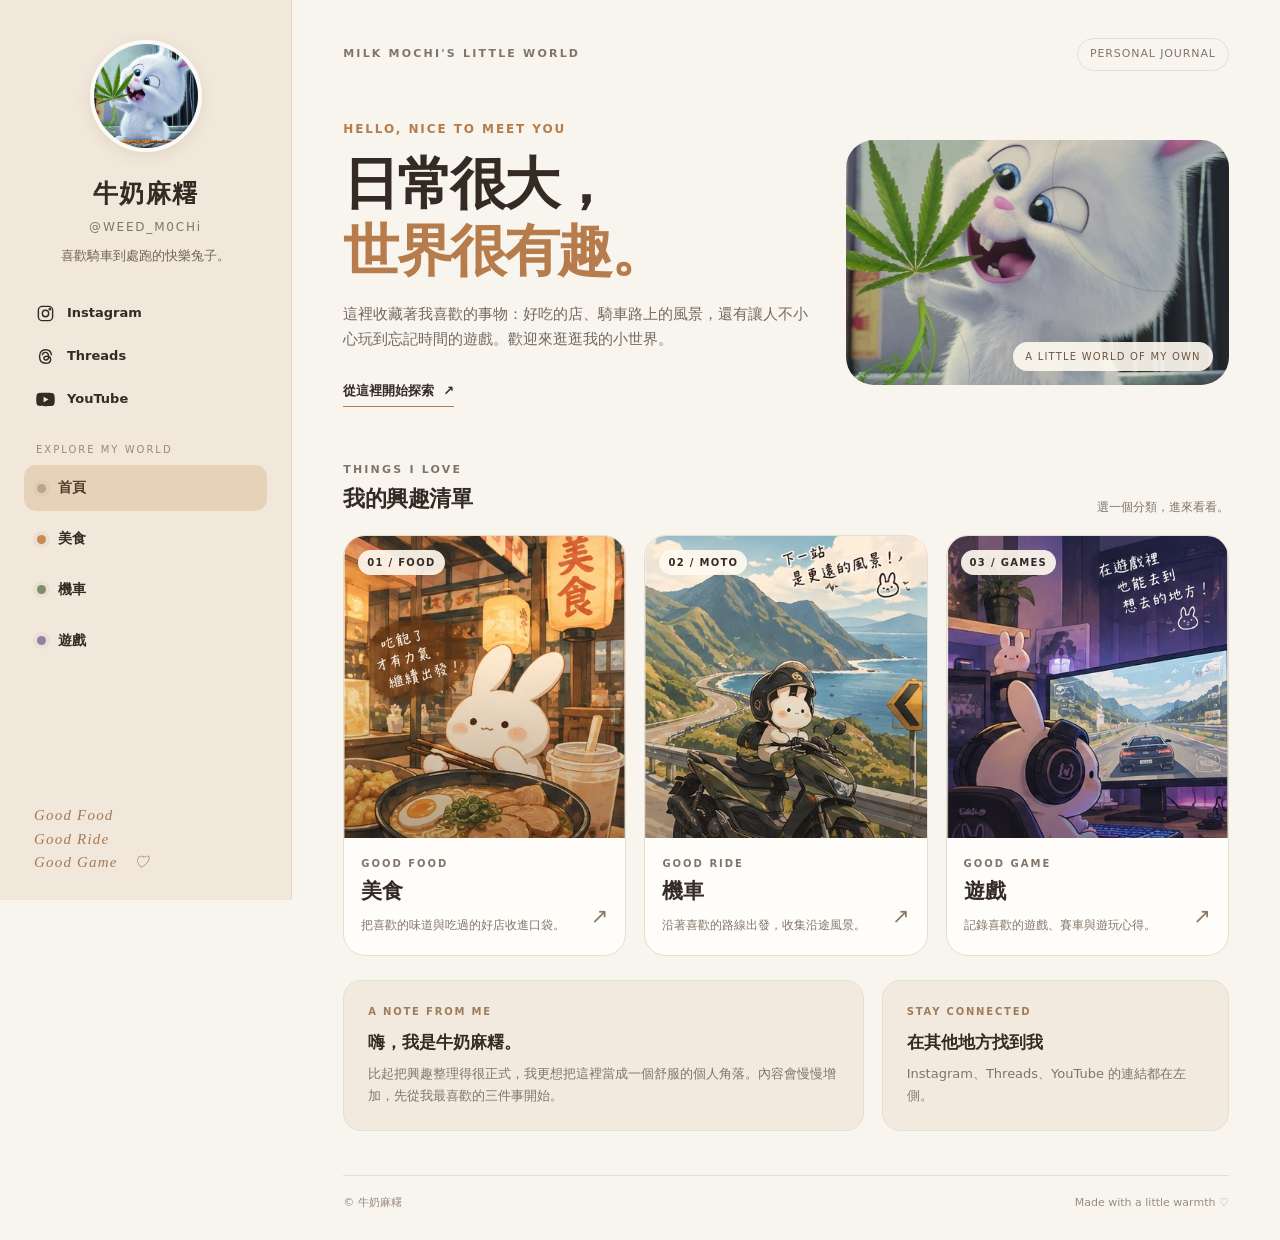
<file: index.html>
<!doctype html>
<html lang="zh-Hant">
<head>
<meta charset="utf-8">
<meta name="viewport" content="width=device-width, initial-scale=1">
<meta name="theme-color" content="#f8f5ef">
<meta name="description" content="牛奶麻糬的個人生活入口，分享美食、機車與遊戲。">
<title>首頁｜牛奶麻糬</title>
<link rel="icon" type="image/png" sizes="512x512" href="images/icon.png">
<link rel="apple-touch-icon" href="images/icon.png">
<link rel="stylesheet" href="assets/style.css">
<meta property="og:type" content="website">
<meta property="og:title" content="首頁｜牛奶麻糬">
<meta property="og:description" content="牛奶麻糬的個人生活入口，分享美食、機車與遊戲。">
<meta property="og:image" content="https://m0chi-fuwa.github.io/images/og-home.png">
<meta property="og:image:width" content="1200">
<meta property="og:image:height" content="630">
<meta property="og:image:alt" content="牛奶麻糬個人網站首頁，包含美食、機車與遊戲分類">
<meta name="twitter:card" content="summary_large_image">
<meta name="twitter:title" content="首頁｜牛奶麻糬">
<meta name="twitter:description" content="牛奶麻糬的個人生活入口，分享美食、機車與遊戲。">
<meta name="twitter:image" content="https://m0chi-fuwa.github.io/images/og-home.png">
</head>
<body>
<div class="site-shell">

<aside class="sidebar">
  <div class="profile">
    <img class="avatar" src="images/avatar.jpg" alt="牛奶麻糬頭像">
    <div class="profile-copy">
      <h1>牛奶麻糬</h1><div class="handle">@WEED_M0CHi</div>
      <p class="bio">喜歡騎車到處跑的快樂兔子。</p>
    </div>
  </div>
  <div class="socials">
<a class="social-link" href="https://www.instagram.com/weeeed_M0CHi" target="_blank" rel="noopener noreferrer" aria-label="Instagram">
<svg viewBox="0 0 24 24" fill="none" stroke="currentColor" stroke-width="1.8"><rect x="3" y="3" width="18" height="18" rx="5"/><circle cx="12" cy="12" r="4"/><circle cx="17.5" cy="6.5" r=".8" fill="currentColor"/></svg><span>Instagram</span></a>
<a class="social-link" href="https://www.threads.net/@weeeed_M0CHi" target="_blank" rel="noopener noreferrer" aria-label="Threads">
<svg viewBox="0 0 24 24" fill="none" stroke="currentColor" stroke-width="1.8"><path d="M19.5 10.5c-.3-4.6-3-7-7.3-7-4.8 0-7.7 3.2-7.7 8.6 0 5.5 2.8 8.4 7.7 8.4 3.9 0 6.3-1.8 6.3-4.8 0-2.6-1.8-4.1-4.6-4.1-2.4 0-3.9 1-3.9 2.7 0 1.3 1 2.2 2.5 2.2 2 0 3.4-1.5 3.4-4.2 0-3.6-1.5-5.5-4.1-5.5-2.3 0-3.7 1.5-3.7 3.7"/></svg><span>Threads</span></a>
<a class="social-link" href="https://www.youtube.com/@Weed_M0CHi" target="_blank" rel="noopener noreferrer" aria-label="YouTube">
<svg viewBox="0 0 24 24" fill="currentColor"><path d="M23.2 6.2a3 3 0 0 0-2.1-2.1C19.2 3.6 12 3.6 12 3.6s-7.2 0-9.1.5A3 3 0 0 0 .8 6.2 31 31 0 0 0 .3 12a31 31 0 0 0 .5 5.8 3 3 0 0 0 2.1 2.1c1.9.5 9.1.5 9.1.5s7.2 0 9.1-.5a3 3 0 0 0 2.1-2.1 31 31 0 0 0 .5-5.8 31 31 0 0 0-.5-5.8ZM9.6 15.6V8.4l6.2 3.6-6.2 3.6Z"/></svg><span>YouTube</span></a>

</div>
  <div class="nav-label">EXPLORE MY WORLD</div>
  <nav class="main-nav" aria-label="主要導覽"><a href="index.html" aria-current="page"><span class="nav-mark"></span><span>首頁</span></a>
<a href="food.html"><span class="nav-mark food"></span><span>美食</span></a>
<a href="moto.html"><span class="nav-mark moto"></span><span>機車</span></a>
<a href="gaming/games.html"><span class="nav-mark game"></span><span>遊戲</span></a>
</nav>
  <div class="sidebar-note"><span>Good Food</span><span>Good Ride</span><span>Good Game　♡</span></div>
</aside>
<main class="main">
  <div class="topline"><span class="eyebrow">MILK MOCHI'S LITTLE WORLD</span><span class="top-tag">PERSONAL JOURNAL</span></div>
  
<section class="hero">
  <div class="hero-copy">
    <div class="hero-kicker">HELLO, NICE TO MEET YOU</div>
    <h2>日常很大，<br><em>世界很有趣。</em></h2>
    <p>這裡收藏著我喜歡的事物：好吃的店、騎車路上的風景，還有讓人不小心玩到忘記時間的遊戲。歡迎來逛逛我的小世界。</p>
    <a class="text-link" href="food.html">從這裡開始探索 <span aria-hidden="true">↗</span></a>
  </div>
  <div class="hero-art">
    <img src="images/avatar.jpg" alt="" aria-hidden="true">
    <span class="art-caption">A LITTLE WORLD OF MY OWN</span>
  </div>
</section>
<section aria-labelledby="categories-title">
  <div class="section-head"><div><div class="eyebrow">THINGS I LOVE</div><h3 id="categories-title">我的興趣清單</h3></div><p>選一個分類，進來看看。</p></div>
  <div class="category-grid">
    <a class="category-card" href="food.html"><div class="category-image"><span class="card-index">01 / FOOD</span><img src="images/food.jpg" alt="暖色系美食插畫"></div><div class="category-info"><div class="en">GOOD FOOD</div><h4>美食</h4><p>把喜歡的味道與吃過的好店收進口袋。</p></div><span class="card-arrow" aria-hidden="true">↗</span></a>
    <a class="category-card" href="moto.html"><div class="category-image"><span class="card-index">02 / MOTO</span><img src="images/moto.jpg" alt="山海公路與機車插畫"></div><div class="category-info"><div class="en">GOOD RIDE</div><h4>機車</h4><p>沿著喜歡的路線出發，收集沿途風景。</p></div><span class="card-arrow" aria-hidden="true">↗</span></a>
    <a class="category-card" href="gaming/games.html"><div class="category-image"><span class="card-index">03 / GAMES</span><img src="images/game.jpg" alt="夜色遊戲空間插畫"></div><div class="category-info"><div class="en">GOOD GAME</div><h4>遊戲</h4><p>記錄喜歡的遊戲、賽車與遊玩心得。</p></div><span class="card-arrow" aria-hidden="true">↗</span></a>
  </div>
</section>
<div class="home-lower">
  <section class="note-panel"><div class="small-label">A NOTE FROM ME</div><h3>嗨，我是牛奶麻糬。</h3><p>比起把興趣整理得很正式，我更想把這裡當成一個舒服的個人角落。內容會慢慢增加，先從我最喜歡的三件事開始。</p></section>
  <section class="note-panel"><div class="small-label">STAY CONNECTED</div><h3>在其他地方找到我</h3><p>Instagram、Threads、YouTube 的連結都在左側。</p></section>
</div>

  <footer class="footer"><span>© 牛奶麻糬</span><span>Made with a little warmth ♡</span></footer>
</main>
</div>

</body></html>
</file>
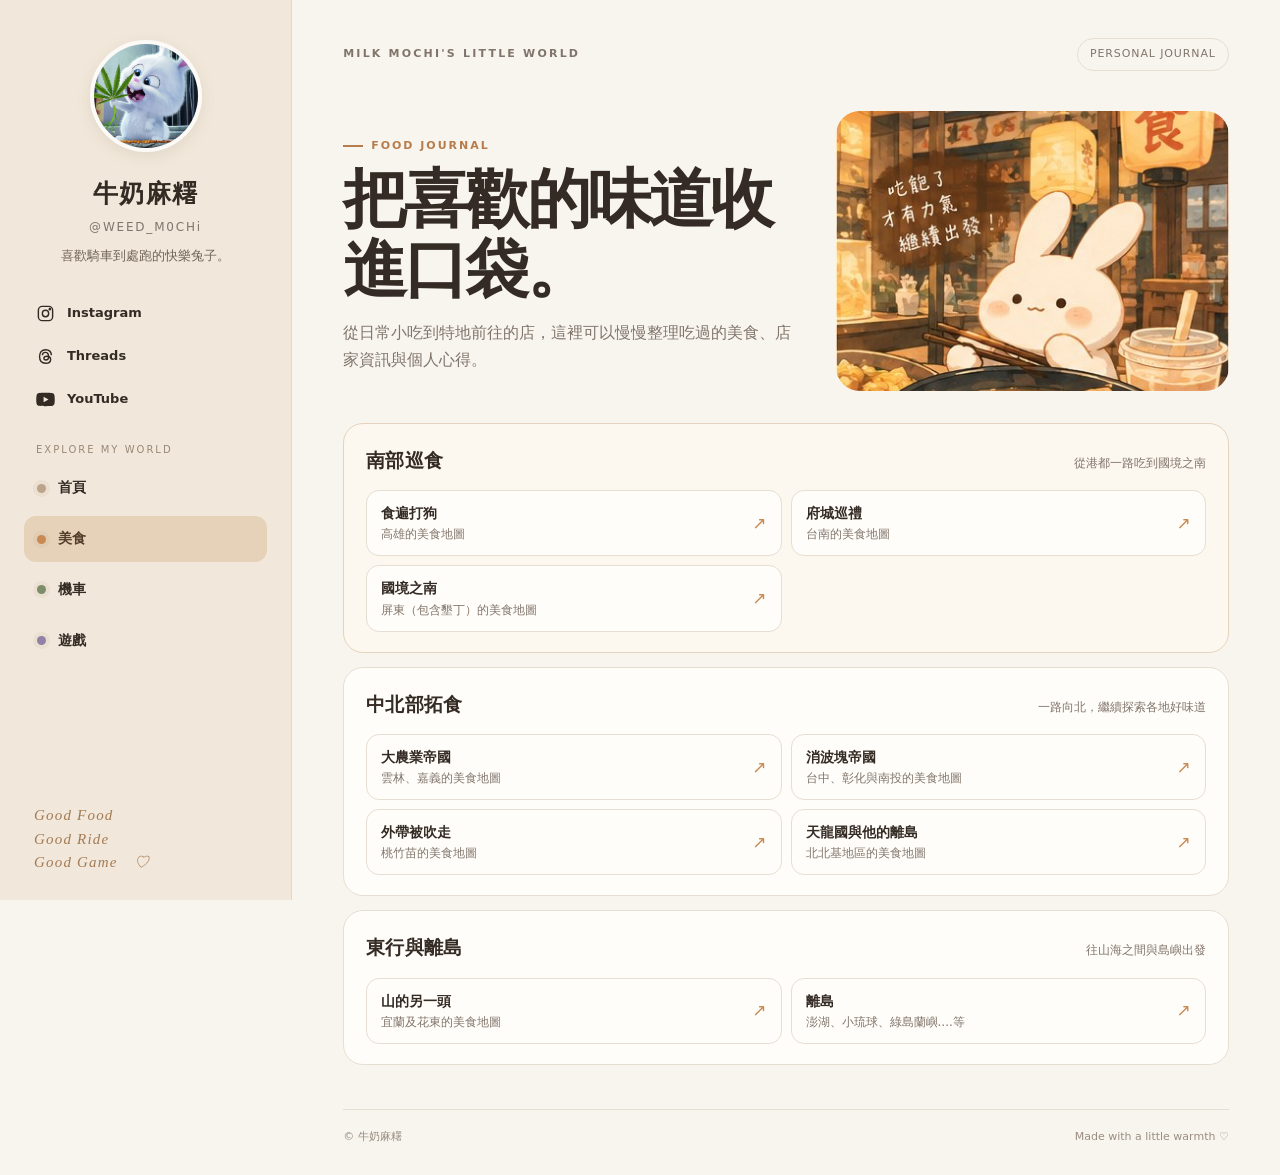
<file: food.html>
<!doctype html>
<html lang="zh-Hant">
<head>
<meta charset="utf-8">
<meta name="viewport" content="width=device-width, initial-scale=1">
<meta name="theme-color" content="#f8f5ef">
<meta name="description" content="牛奶麻糬的個人生活入口，分享美食、機車與遊戲。">
<title>美食｜牛奶麻糬</title>
<link rel="icon" type="image/png" sizes="512x512" href="images/icon.png">
<link rel="apple-touch-icon" href="images/icon.png">
<link rel="stylesheet" href="assets/style.css">
<meta property="og:type" content="website">
<meta property="og:title" content="美食｜牛奶麻糬">
<meta property="og:description" content="牛奶麻糬的個人生活入口，分享美食、機車與遊戲。">
<meta property="og:image" content="https://m0chi-fuwa.github.io/images/og-home.png">
<meta property="og:image:width" content="1200">
<meta property="og:image:height" content="630">
<meta property="og:image:alt" content="牛奶麻糬個人網站首頁，包含美食、機車與遊戲分類">
<meta name="twitter:card" content="summary_large_image">
<meta name="twitter:title" content="美食｜牛奶麻糬">
<meta name="twitter:description" content="牛奶麻糬的個人生活入口，分享美食、機車與遊戲。">
<meta name="twitter:image" content="https://m0chi-fuwa.github.io/images/og-home.png">
</head>
<body>
<div class="site-shell">

<aside class="sidebar">
  <div class="profile">
    <img class="avatar" src="images/avatar.jpg" alt="牛奶麻糬頭像">
    <div class="profile-copy">
      <h1>牛奶麻糬</h1><div class="handle">@WEED_M0CHi</div>
      <p class="bio">喜歡騎車到處跑的快樂兔子。</p>
    </div>
  </div>
  <div class="socials">
<a class="social-link" href="https://www.instagram.com/weeeed_M0CHi" target="_blank" rel="noopener noreferrer" aria-label="Instagram">
<svg viewBox="0 0 24 24" fill="none" stroke="currentColor" stroke-width="1.8"><rect x="3" y="3" width="18" height="18" rx="5"/><circle cx="12" cy="12" r="4"/><circle cx="17.5" cy="6.5" r=".8" fill="currentColor"/></svg><span>Instagram</span></a>
<a class="social-link" href="https://www.threads.net/@weeeed_M0CHi" target="_blank" rel="noopener noreferrer" aria-label="Threads">
<svg viewBox="0 0 24 24" fill="none" stroke="currentColor" stroke-width="1.8"><path d="M19.5 10.5c-.3-4.6-3-7-7.3-7-4.8 0-7.7 3.2-7.7 8.6 0 5.5 2.8 8.4 7.7 8.4 3.9 0 6.3-1.8 6.3-4.8 0-2.6-1.8-4.1-4.6-4.1-2.4 0-3.9 1-3.9 2.7 0 1.3 1 2.2 2.5 2.2 2 0 3.4-1.5 3.4-4.2 0-3.6-1.5-5.5-4.1-5.5-2.3 0-3.7 1.5-3.7 3.7"/></svg><span>Threads</span></a>
<a class="social-link" href="https://www.youtube.com/@Weed_M0CHi" target="_blank" rel="noopener noreferrer" aria-label="YouTube">
<svg viewBox="0 0 24 24" fill="currentColor"><path d="M23.2 6.2a3 3 0 0 0-2.1-2.1C19.2 3.6 12 3.6 12 3.6s-7.2 0-9.1.5A3 3 0 0 0 .8 6.2 31 31 0 0 0 .3 12a31 31 0 0 0 .5 5.8 3 3 0 0 0 2.1 2.1c1.9.5 9.1.5 9.1.5s7.2 0 9.1-.5a3 3 0 0 0 2.1-2.1 31 31 0 0 0 .5-5.8 31 31 0 0 0-.5-5.8ZM9.6 15.6V8.4l6.2 3.6-6.2 3.6Z"/></svg><span>YouTube</span></a>

</div>
  <div class="nav-label">EXPLORE MY WORLD</div>
  <nav class="main-nav" aria-label="主要導覽"><a href="index.html"><span class="nav-mark"></span><span>首頁</span></a>
<a href="food.html" aria-current="page"><span class="nav-mark food"></span><span>美食</span></a>
<a href="moto.html"><span class="nav-mark moto"></span><span>機車</span></a>
<a href="gaming/games.html"><span class="nav-mark game"></span><span>遊戲</span></a>
</nav>
  <div class="sidebar-note"><span>Good Food</span><span>Good Ride</span><span>Good Game　♡</span></div>
</aside>
<main class="main">
  <div class="topline"><span class="eyebrow">MILK MOCHI'S LITTLE WORLD</span><span class="top-tag">PERSONAL JOURNAL</span></div>
  
<section class="page-hero">
  <div>
    <div class="page-label">FOOD JOURNAL</div>
    <h2>把喜歡的味道收進口袋。</h2>
    <p>從日常小吃到特地前往的店，這裡可以慢慢整理吃過的美食、店家資訊與個人心得。</p>
  </div>
  <div class="page-hero-art"><img src="images/food.jpg" alt="美食插畫"></div>
</section>
<style>
.food-regions{display:grid;gap:14px}
.food-region{background:var(--paper);border:1px solid var(--line);border-radius:20px;padding:20px 22px}
.food-region.south{background:#fcf7ef;border-color:#e5d4bd}
.food-region-head{display:flex;align-items:baseline;justify-content:space-between;gap:12px;margin-bottom:14px}
.food-region h3{margin:0;font-size:19px;letter-spacing:.01em}
.food-region .region-note{color:var(--muted);font-size:12px;margin:0}
.food-links{display:grid;grid-template-columns:repeat(2,minmax(0,1fr));gap:9px}
.food-map-link{display:flex;align-items:center;justify-content:space-between;gap:12px;min-width:0;padding:12px 14px;border:1px solid var(--line);border-radius:13px;background:#fffdf9;transition:transform .18s,border-color .18s,background .18s}
.food-map-link:hover{transform:translateY(-2px);border-color:#c9a77f;background:#fffaf2}
.food-map-copy{min-width:0}.food-map-copy strong{display:block;font-size:14px;line-height:1.45}.food-map-copy span{display:block;color:var(--muted);font-size:12px;line-height:1.5;margin-top:2px}
.food-map-arrow{flex:none;color:var(--food);font-size:17px}
@media(max-width:600px){.food-region{padding:17px}.food-region-head{display:block;margin-bottom:12px}.food-region .region-note{margin-top:3px}.food-links{grid-template-columns:1fr;gap:8px}.food-map-link{padding:11px 12px}}
</style>
<section class="food-regions" aria-label="各地美食地圖">
  <section class="food-region south" aria-labelledby="south-title">
    <div class="food-region-head"><h3 id="south-title">南部巡食</h3><p class="region-note">從港都一路吃到國境之南</p></div>
    <div class="food-links">
      <a class="food-map-link" href="https://maps.app.goo.gl/SGcEAqXkmdAJDqqf9?g_st=ac" target="_blank" rel="noopener noreferrer"><span class="food-map-copy"><strong>食遍打狗</strong><span>高雄的美食地圖</span></span><span class="food-map-arrow" aria-hidden="true">↗</span></a>
      <a class="food-map-link" href="https://maps.app.goo.gl/ogCZNPCmezoNWPz58?g_st=ac" target="_blank" rel="noopener noreferrer"><span class="food-map-copy"><strong>府城巡禮</strong><span>台南的美食地圖</span></span><span class="food-map-arrow" aria-hidden="true">↗</span></a>
      <a class="food-map-link" href="https://maps.app.goo.gl/T8QidxLGBcujjUYQ6?g_st=ac" target="_blank" rel="noopener noreferrer"><span class="food-map-copy"><strong>國境之南</strong><span>屏東（包含墾丁）的美食地圖</span></span><span class="food-map-arrow" aria-hidden="true">↗</span></a>
    </div>
  </section>
  <section class="food-region" aria-labelledby="central-title">
    <div class="food-region-head"><h3 id="central-title">中北部拓食</h3><p class="region-note">一路向北，繼續探索各地好味道</p></div>
    <div class="food-links">
      <a class="food-map-link" href="https://maps.app.goo.gl/4UDbsGLGx5e8hmne7?g_st=ac" target="_blank" rel="noopener noreferrer"><span class="food-map-copy"><strong>大農業帝國</strong><span>雲林、嘉義的美食地圖</span></span><span class="food-map-arrow" aria-hidden="true">↗</span></a>
      <a class="food-map-link" href="https://maps.app.goo.gl/CUfB8ZeBd6eEAwst5?g_st=ac" target="_blank" rel="noopener noreferrer"><span class="food-map-copy"><strong>消波塊帝國</strong><span>台中、彰化與南投的美食地圖</span></span><span class="food-map-arrow" aria-hidden="true">↗</span></a>
      <a class="food-map-link" href="https://maps.app.goo.gl/wh89En94gonypSfW9?g_st=ac" target="_blank" rel="noopener noreferrer"><span class="food-map-copy"><strong>外帶被吹走</strong><span>桃竹苗的美食地圖</span></span><span class="food-map-arrow" aria-hidden="true">↗</span></a>
      <a class="food-map-link" href="https://maps.app.goo.gl/YBcaA2Q7D19dZGSf9?g_st=ac" target="_blank" rel="noopener noreferrer"><span class="food-map-copy"><strong>天龍國與他的離島</strong><span>北北基地區的美食地圖</span></span><span class="food-map-arrow" aria-hidden="true">↗</span></a>
    </div>
  </section>
  <section class="food-region" aria-labelledby="east-title">
    <div class="food-region-head"><h3 id="east-title">東行與離島</h3><p class="region-note">往山海之間與島嶼出發</p></div>
    <div class="food-links">
      <a class="food-map-link" href="https://maps.app.goo.gl/VmLAzksQQ9vtuEDb9?g_st=ac" target="_blank" rel="noopener noreferrer"><span class="food-map-copy"><strong>山的另一頭</strong><span>宜蘭及花東的美食地圖</span></span><span class="food-map-arrow" aria-hidden="true">↗</span></a>
      <a class="food-map-link" href="https://www.google.com/maps/placelists/list/zSF7ZoSrixDbiefPWAwFQ-jMVDKV3A?g_st=ac" target="_blank" rel="noopener noreferrer"><span class="food-map-copy"><strong>離島</strong><span>澎湖、小琉球、綠島蘭嶼....等</span></span><span class="food-map-arrow" aria-hidden="true">↗</span></a>
    </div>
  </section>
</section>

  <footer class="footer"><span>© 牛奶麻糬</span><span>Made with a little warmth ♡</span></footer>
</main>
</div>

</body></html>
</file>
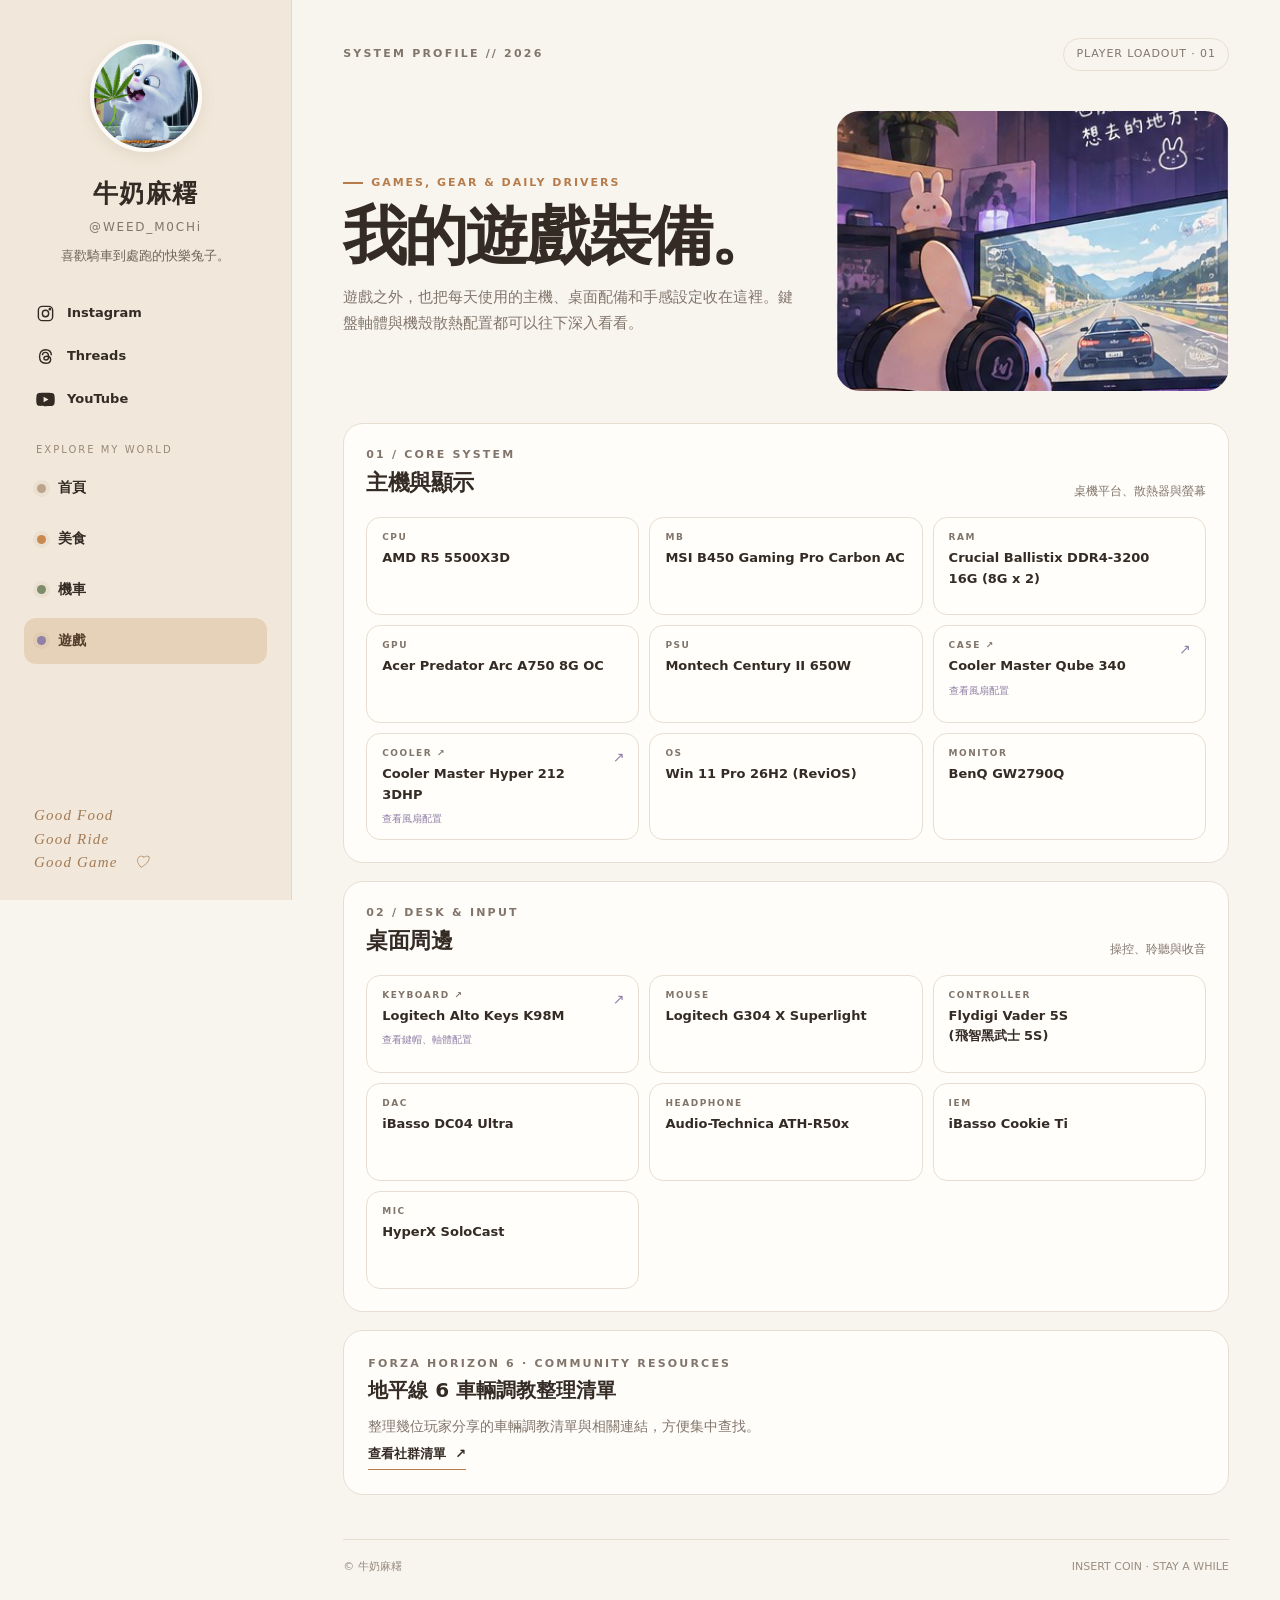
<file: game.html>
<!doctype html>
<html lang="zh-Hant">
<head>
<meta charset="utf-8">
<meta name="viewport" content="width=device-width, initial-scale=1">
<meta http-equiv="refresh" content="0; url=gaming/games.html">
<title>遊戲與配備｜牛奶麻糬</title>
<meta property="og:type" content="website">
<meta property="og:title" content="遊戲與配備｜牛奶麻糬">
<meta property="og:description" content="牛奶麻糬的個人生活入口網站，記錄美食、機車與遊戲日常。">
<meta property="og:image" content="https://m0chi-fuwa.github.io/images/og-home.png">
<meta property="og:image:width" content="1200">
<meta property="og:image:height" content="630">
<meta property="og:image:alt" content="牛奶麻糬個人網站首頁，包含美食、機車與遊戲分類">
<meta name="twitter:card" content="summary_large_image">
<meta name="twitter:title" content="遊戲與配備｜牛奶麻糬">
<meta name="twitter:description" content="牛奶麻糬的個人生活入口網站，記錄美食、機車與遊戲日常。">
<meta name="twitter:image" content="https://m0chi-fuwa.github.io/images/og-home.png">
<link rel="icon" type="image/png" sizes="512x512" href="images/icon.png">
<link rel="apple-touch-icon" href="images/icon.png">
</head>
<body>
<p>遊戲與配備頁已移至 <a href="gaming/games.html">gaming/games.html</a>。</p>
</body>
</html>
</file>
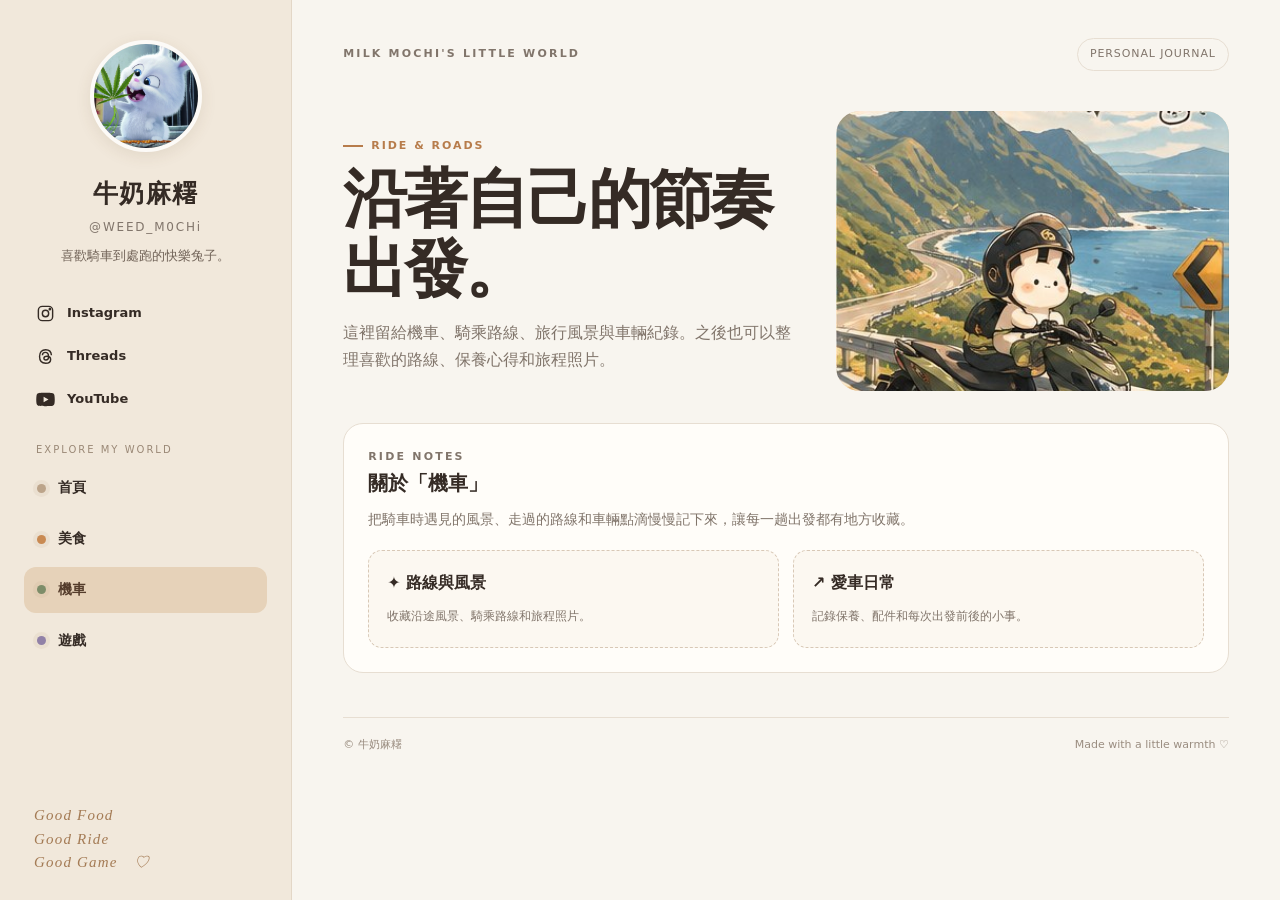
<file: moto.html>
<!doctype html>
<html lang="zh-Hant">
<head>
<meta charset="utf-8">
<meta name="viewport" content="width=device-width, initial-scale=1">
<meta name="theme-color" content="#f8f5ef">
<meta name="description" content="牛奶麻糬的個人生活入口，分享美食、機車與遊戲。">
<title>機車｜牛奶麻糬</title>
<link rel="icon" type="image/png" sizes="512x512" href="images/icon.png">
<link rel="apple-touch-icon" href="images/icon.png">
<link rel="stylesheet" href="assets/style.css">
<meta property="og:type" content="website">
<meta property="og:title" content="機車｜牛奶麻糬">
<meta property="og:description" content="牛奶麻糬的個人生活入口，分享美食、機車與遊戲。">
<meta property="og:image" content="https://m0chi-fuwa.github.io/images/og-home.png">
<meta property="og:image:width" content="1200">
<meta property="og:image:height" content="630">
<meta property="og:image:alt" content="牛奶麻糬個人網站首頁，包含美食、機車與遊戲分類">
<meta name="twitter:card" content="summary_large_image">
<meta name="twitter:title" content="機車｜牛奶麻糬">
<meta name="twitter:description" content="牛奶麻糬的個人生活入口，分享美食、機車與遊戲。">
<meta name="twitter:image" content="https://m0chi-fuwa.github.io/images/og-home.png">
</head>
<body>
<div class="site-shell">

<aside class="sidebar">
  <div class="profile">
    <img class="avatar" src="images/avatar.jpg" alt="牛奶麻糬頭像">
    <div class="profile-copy">
      <h1>牛奶麻糬</h1><div class="handle">@WEED_M0CHi</div>
      <p class="bio">喜歡騎車到處跑的快樂兔子。</p>
    </div>
  </div>
  <div class="socials">
<a class="social-link" href="https://www.instagram.com/weeeed_M0CHi" target="_blank" rel="noopener noreferrer" aria-label="Instagram">
<svg viewBox="0 0 24 24" fill="none" stroke="currentColor" stroke-width="1.8"><rect x="3" y="3" width="18" height="18" rx="5"/><circle cx="12" cy="12" r="4"/><circle cx="17.5" cy="6.5" r=".8" fill="currentColor"/></svg><span>Instagram</span></a>
<a class="social-link" href="https://www.threads.net/@weeeed_M0CHi" target="_blank" rel="noopener noreferrer" aria-label="Threads">
<svg viewBox="0 0 24 24" fill="none" stroke="currentColor" stroke-width="1.8"><path d="M19.5 10.5c-.3-4.6-3-7-7.3-7-4.8 0-7.7 3.2-7.7 8.6 0 5.5 2.8 8.4 7.7 8.4 3.9 0 6.3-1.8 6.3-4.8 0-2.6-1.8-4.1-4.6-4.1-2.4 0-3.9 1-3.9 2.7 0 1.3 1 2.2 2.5 2.2 2 0 3.4-1.5 3.4-4.2 0-3.6-1.5-5.5-4.1-5.5-2.3 0-3.7 1.5-3.7 3.7"/></svg><span>Threads</span></a>
<a class="social-link" href="https://www.youtube.com/@Weed_M0CHi" target="_blank" rel="noopener noreferrer" aria-label="YouTube">
<svg viewBox="0 0 24 24" fill="currentColor"><path d="M23.2 6.2a3 3 0 0 0-2.1-2.1C19.2 3.6 12 3.6 12 3.6s-7.2 0-9.1.5A3 3 0 0 0 .8 6.2 31 31 0 0 0 .3 12a31 31 0 0 0 .5 5.8 3 3 0 0 0 2.1 2.1c1.9.5 9.1.5 9.1.5s7.2 0 9.1-.5a3 3 0 0 0 2.1-2.1 31 31 0 0 0 .5-5.8 31 31 0 0 0-.5-5.8ZM9.6 15.6V8.4l6.2 3.6-6.2 3.6Z"/></svg><span>YouTube</span></a>

</div>
  <div class="nav-label">EXPLORE MY WORLD</div>
  <nav class="main-nav" aria-label="主要導覽"><a href="index.html"><span class="nav-mark"></span><span>首頁</span></a>
<a href="food.html"><span class="nav-mark food"></span><span>美食</span></a>
<a href="moto.html" aria-current="page"><span class="nav-mark moto"></span><span>機車</span></a>
<a href="gaming/games.html"><span class="nav-mark game"></span><span>遊戲</span></a>
</nav>
  <div class="sidebar-note"><span>Good Food</span><span>Good Ride</span><span>Good Game　♡</span></div>
</aside>
<main class="main">
  <div class="topline"><span class="eyebrow">MILK MOCHI'S LITTLE WORLD</span><span class="top-tag">PERSONAL JOURNAL</span></div>
  
<section class="page-hero">
  <div>
    <div class="page-label">RIDE & ROADS</div>
    <h2>沿著自己的節奏出發。</h2>
    <p>這裡留給機車、騎乘路線、旅行風景與車輛紀錄。之後也可以整理喜歡的路線、保養心得和旅程照片。</p>
  </div>
  <div class="page-hero-art"><img src="images/moto.jpg" alt="機車與公路插畫"></div>
</section>
<section class="content-panel">
  <div class="eyebrow">RIDE NOTES</div>
  <h3>關於「機車」</h3>
  <p>把騎車時遇見的風景、走過的路線和車輛點滴慢慢記下來，讓每一趟出發都有地方收藏。</p>
  <div class="placeholder-grid">
    <div class="placeholder"><strong>✦ 路線與風景</strong><span>收藏沿途風景、騎乘路線和旅程照片。</span></div>
    <div class="placeholder"><strong>↗ 愛車日常</strong><span>記錄保養、配件和每次出發前後的小事。</span></div>
  </div>
</section>

  <footer class="footer"><span>© 牛奶麻糬</span><span>Made with a little warmth ♡</span></footer>
</main>
</div>

</body></html>
</file>
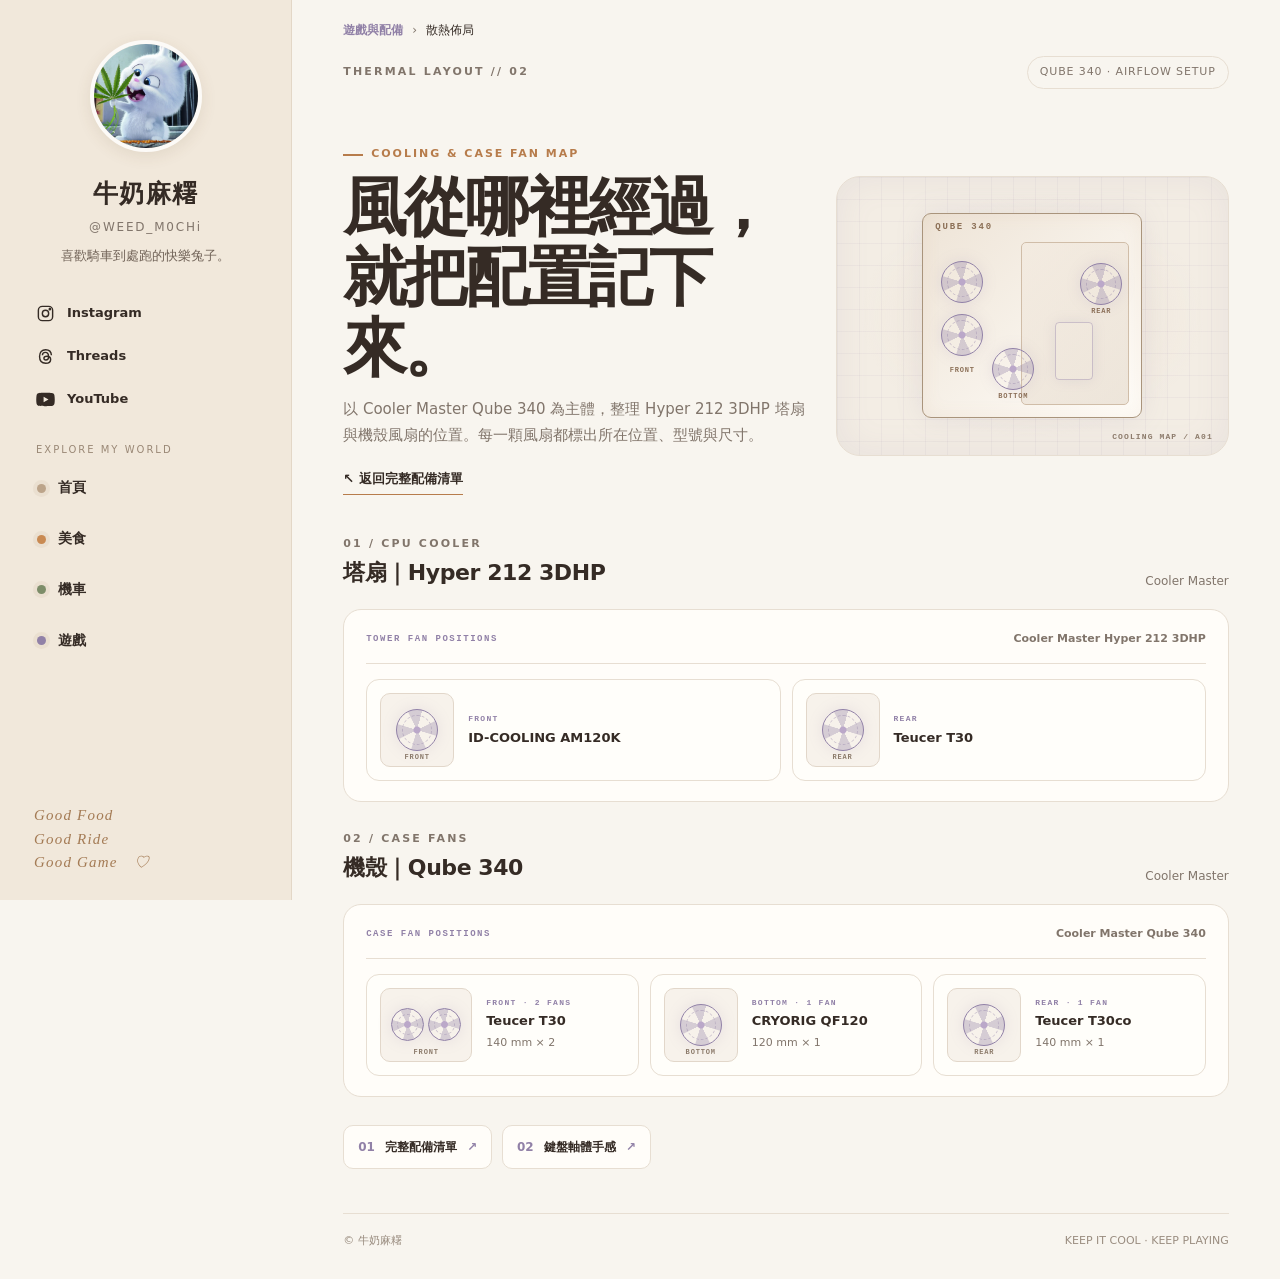
<file: gaming/cooling.html>
<!doctype html>
<html lang="zh-Hant">
<head>
<meta charset="utf-8">
<meta name="viewport" content="width=device-width, initial-scale=1">
<meta name="theme-color" content="#07110f">
<meta name="description" content="牛奶麻糬的 Cooler Master Qube 340 機殼與 Hyper 212 3DHP 塔扇風扇配置。">
<title>散熱佈局｜牛奶麻糬</title>
<link rel="icon" type="image/png" sizes="512x512" href="../images/icon.png">
<link rel="apple-touch-icon" href="../images/icon.png">
<link rel="stylesheet" href="../assets/style.css">
<meta property="og:type" content="website">
<meta property="og:title" content="散熱佈局｜牛奶麻糬">
<meta property="og:description" content="牛奶麻糬的 Cooler Master Qube 340 機殼與 Hyper 212 3DHP 塔扇風扇配置。">
<meta property="og:image" content="https://m0chi-fuwa.github.io/images/og-home.png">
<meta property="og:image:width" content="1200">
<meta property="og:image:height" content="630">
<meta property="og:image:alt" content="牛奶麻糬個人網站首頁，包含美食、機車與遊戲分類">
<meta name="twitter:card" content="summary_large_image">
<meta name="twitter:title" content="散熱佈局｜牛奶麻糬">
<meta name="twitter:description" content="牛奶麻糬的 Cooler Master Qube 340 機殼與 Hyper 212 3DHP 塔扇風扇配置。">
<meta name="twitter:image" content="https://m0chi-fuwa.github.io/images/og-home.png">
</head>
<body>
<div class="site-shell">

<aside class="sidebar">
  <div class="profile">
    <img class="avatar" src="../images/avatar.jpg" alt="牛奶麻糬頭像">
    <div class="profile-copy">
      <h1>牛奶麻糬</h1><div class="handle">@WEED_M0CHi</div>
      <p class="bio">喜歡騎車到處跑的快樂兔子。</p>
    </div>
  </div>
  <div class="socials">
<a class="social-link" href="https://www.instagram.com/weeeed_M0CHi" target="_blank" rel="noopener noreferrer" aria-label="Instagram">
<svg viewBox="0 0 24 24" fill="none" stroke="currentColor" stroke-width="1.8"><rect x="3" y="3" width="18" height="18" rx="5"/><circle cx="12" cy="12" r="4"/><circle cx="17.5" cy="6.5" r=".8" fill="currentColor"/></svg><span>Instagram</span></a>
<a class="social-link" href="https://www.threads.net/@weeeed_M0CHi" target="_blank" rel="noopener noreferrer" aria-label="Threads">
<svg viewBox="0 0 24 24" fill="none" stroke="currentColor" stroke-width="1.8"><path d="M19.5 10.5c-.3-4.6-3-7-7.3-7-4.8 0-7.7 3.2-7.7 8.6 0 5.5 2.8 8.4 7.7 8.4 3.9 0 6.3-1.8 6.3-4.8 0-2.6-1.8-4.1-4.6-4.1-2.4 0-3.9 1-3.9 2.7 0 1.3 1 2.2 2.5 2.2 2 0 3.4-1.5 3.4-4.2 0-3.6-1.5-5.5-4.1-5.5-2.3 0-3.7 1.5-3.7 3.7"/></svg><span>Threads</span></a>
<a class="social-link" href="https://www.youtube.com/@Weed_M0CHi" target="_blank" rel="noopener noreferrer" aria-label="YouTube">
<svg viewBox="0 0 24 24" fill="currentColor"><path d="M23.2 6.2a3 3 0 0 0-2.1-2.1C19.2 3.6 12 3.6 12 3.6s-7.2 0-9.1.5A3 3 0 0 0 .8 6.2 31 31 0 0 0 .3 12a31 31 0 0 0 .5 5.8 3 3 0 0 0 2.1 2.1c1.9.5 9.1.5 9.1.5s7.2 0 9.1-.5a3 3 0 0 0 2.1-2.1 31 31 0 0 0 .5-5.8 31 31 0 0 0-.5-5.8ZM9.6 15.6V8.4l6.2 3.6-6.2 3.6Z"/></svg><span>YouTube</span></a>

</div>
  <div class="nav-label">EXPLORE MY WORLD</div>
  <nav class="main-nav" aria-label="主要導覽"><a href="../index.html"><span class="nav-mark"></span><span>首頁</span></a>
<a href="../food.html"><span class="nav-mark food"></span><span>美食</span></a>
<a href="../moto.html"><span class="nav-mark moto"></span><span>機車</span></a>
<a href="games.html" aria-current="location"><span class="nav-mark game"></span><span>遊戲</span></a>


</nav>
  <div class="sidebar-note"><span>Good Food</span><span>Good Ride</span><span>Good Game　♡</span></div>
</aside>
<main class="main">
  <nav class="breadcrumb" aria-label="目前位置"><a href="games.html">遊戲與配備</a><span aria-hidden="true">›</span><span aria-current="page">散熱佈局</span></nav>
  <div class="topline"><span class="eyebrow">THERMAL LAYOUT // 02</span><span class="top-tag">QUBE 340 · AIRFLOW SETUP</span></div>
  <section class="hero page-hero cooling-hero">
    <div class="hero-copy">
      <div class="page-label">COOLING &amp; CASE FAN MAP</div>
      <h2>風從哪裡經過，<br>就把配置記下來。</h2>
      <p>以 Cooler Master Qube 340 為主體，整理 Hyper 212 3DHP 塔扇與機殼風扇的位置。每一顆風扇都標出所在位置、型號與尺寸。</p>
      <a class="text-link" href="games.html">↖ 返回完整配備清單</a>
    </div>
    <div class="cooling-visual" aria-hidden="true"><div class="case-outline"><div class="case-topline">QUBE 340</div><div class="case-front-fans"><span class="fan-mark"></span><span class="fan-mark"></span><small>FRONT</small></div><div class="case-bottom-fan"><span class="fan-mark"></span><small>BOTTOM</small></div><div class="case-rear-fan"><span class="fan-mark"></span><small>REAR</small></div><div class="case-glow"></div></div><span class="visual-index">COOLING MAP / A01</span></div>
  </section>
  <section class="cooling-section" aria-labelledby="tower-title">
    <div class="section-head"><div><div class="eyebrow">01 / CPU COOLER</div><h3 id="tower-title">塔扇｜Hyper 212 3DHP</h3></div><p>Cooler Master</p></div>
    <div class="cooling-card">
      <div class="cooling-card-head"><span class="tech-label">TOWER FAN POSITIONS</span><span class="component-name">Cooler Master Hyper 212 3DHP</span></div>
      <div class="fan-position-grid tower-fans">
        <article class="fan-position"><div class="fan-illustration"><span class="fan-mark"></span><span class="fan-side-label">FRONT</span></div><div><div class="fan-location">FRONT</div><h4>ID-COOLING AM120K</h4></div></article>
        <article class="fan-position"><div class="fan-illustration"><span class="fan-mark"></span><span class="fan-side-label">REAR</span></div><div><div class="fan-location">REAR</div><h4>Teucer T30</h4></div></article>
      </div>
    </div>
  </section>
  <section class="cooling-section" aria-labelledby="case-title">
    <div class="section-head"><div><div class="eyebrow">02 / CASE FANS</div><h3 id="case-title">機殼｜Qube 340</h3></div><p>Cooler Master</p></div>
    <div class="cooling-card">
      <div class="cooling-card-head"><span class="tech-label">CASE FAN POSITIONS</span><span class="component-name">Cooler Master Qube 340</span></div>
      <div class="fan-position-grid case-fans">
        <article class="fan-position"><div class="fan-illustration double"><span class="fan-mark"></span><span class="fan-mark"></span><span class="fan-side-label">FRONT</span></div><div><div class="fan-location">FRONT · 2 FANS</div><h4>Teucer T30</h4><p>140 mm × 2</p></div></article>
        <article class="fan-position"><div class="fan-illustration"><span class="fan-mark"></span><span class="fan-side-label">BOTTOM</span></div><div><div class="fan-location">BOTTOM · 1 FAN</div><h4>CRYORIG QF120</h4><p>120 mm × 1</p></div></article>
        <article class="fan-position"><div class="fan-illustration"><span class="fan-mark"></span><span class="fan-side-label">REAR</span></div><div><div class="fan-location">REAR · 1 FAN</div><h4>Teucer T30co</h4><p>140 mm × 1</p></div></article>
      </div>
    </div>
  </section>
  <nav class="related-pages" aria-label="其他遊戲配備頁"><a href="games.html"><span>01</span>完整配備清單 <b>↗</b></a><a href="keyboard.html"><span>02</span>鍵盤軸體手感 <b>↗</b></a></nav>
  <footer class="footer"><span>© 牛奶麻糬</span><span>KEEP IT COOL · KEEP PLAYING</span></footer>
</main>
</div>

</body></html>
</file>
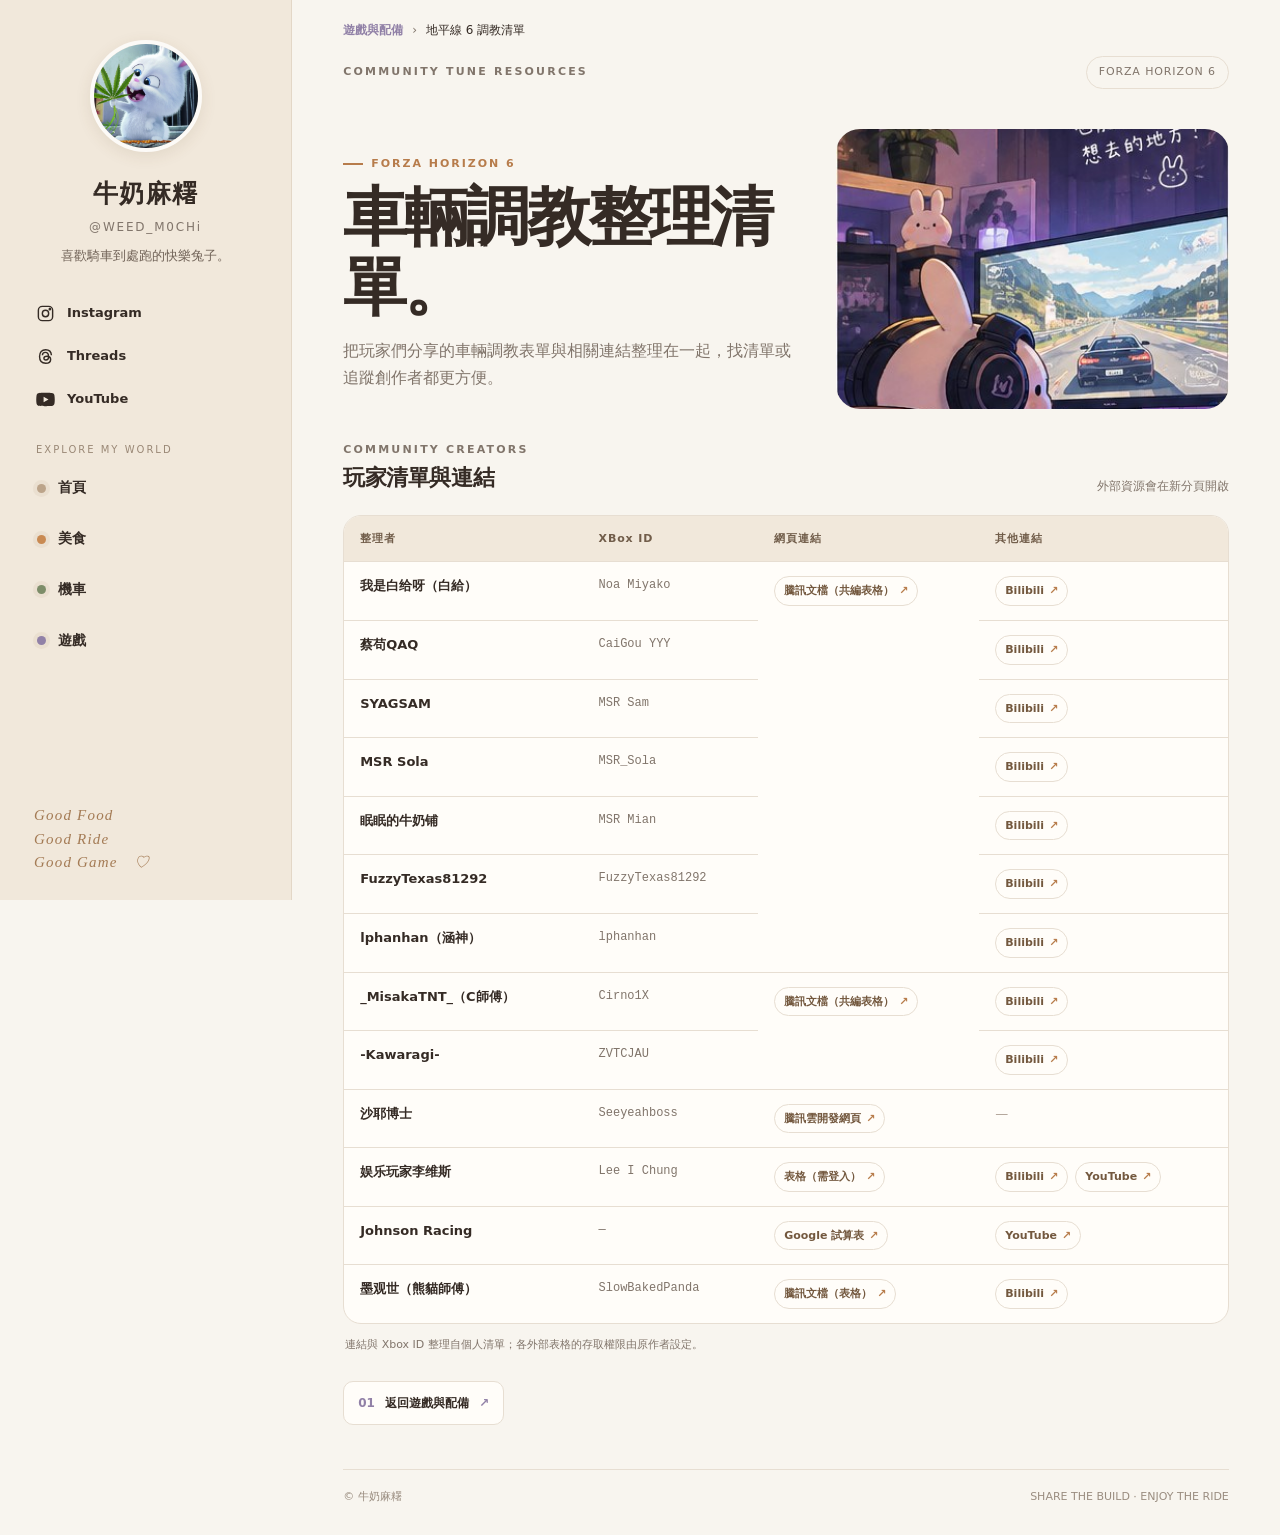
<file: gaming/forza-horizon-6.html>
<!doctype html>
<html lang="zh-Hant">
<head>
<meta charset="utf-8">
<meta name="viewport" content="width=device-width, initial-scale=1">
<meta name="theme-color" content="#f8f5ef">
<meta name="description" content="整理 Forza Horizon 6 玩家分享的車輛調教清單與相關連結。">
<title>地平線 6 車輛調教清單｜牛奶麻糬</title>
<link rel="icon" type="image/png" sizes="512x512" href="../images/icon.png">
<link rel="apple-touch-icon" href="../images/icon.png">
<link rel="stylesheet" href="../assets/style.css">
<meta property="og:type" content="website">
<meta property="og:title" content="地平線 6 車輛調教清單｜牛奶麻糬">
<meta property="og:description" content="整理 Forza Horizon 6 玩家分享的車輛調教清單與相關連結。">
<meta property="og:image" content="https://m0chi-fuwa.github.io/images/og-home.png">
<meta name="twitter:card" content="summary_large_image">
<meta name="twitter:title" content="地平線 6 車輛調教清單｜牛奶麻糬">
<meta name="twitter:description" content="整理 Forza Horizon 6 玩家分享的車輛調教清單與相關連結。">
<meta name="twitter:image" content="https://m0chi-fuwa.github.io/images/og-home.png">
<style>
.fh6-table-wrap{overflow-x:auto;border:1px solid var(--line);border-radius:18px;background:var(--paper)}
.fh6-table{width:100%;min-width:720px;border-collapse:collapse;font-size:13px;line-height:1.6}
.fh6-table th,.fh6-table td{padding:14px 16px;text-align:left;vertical-align:top;border-bottom:1px solid var(--line)}
.fh6-table th{background:#f1e8db;color:#715d4a;font-size:11px;letter-spacing:.08em;white-space:nowrap}
.fh6-table tbody tr:last-child td{border-bottom:0}
.fh6-table tbody tr:hover{background:#fffaf2}
.fh6-table td:first-child{min-width:190px;font-weight:750}
.fh6-table td:nth-child(2){min-width:130px;color:var(--muted);font-family:ui-monospace,monospace;font-size:12px}
.fh6-table td:nth-child(3),.fh6-table td:nth-child(4){min-width:150px}
.fh6-links{display:flex;flex-wrap:wrap;gap:7px;margin:0;padding:0;list-style:none}
.fh6-links a{display:inline-flex;align-items:center;gap:5px;padding:5px 9px;border:1px solid var(--line);border-radius:99px;background:#fffdf9;color:#73583e;font-size:11px;font-weight:700;transition:border-color .2s,background .2s}
.fh6-links a:hover{border-color:var(--accent);background:#fff7eb}
.fh6-links a:after{content:"↗";color:var(--accent)}
.fh6-empty{color:#ab9d90}
.fh6-source-note{margin:12px 2px 0;color:var(--muted);font-size:11px}
@media(max-width:780px){.fh6-table-wrap{margin-inline:-2px}.fh6-table th,.fh6-table td{padding:12px}}
</style>
</head>
<body>
<div class="site-shell">
<aside class="sidebar">
  <div class="profile">
    <img class="avatar" src="../images/avatar.jpg" alt="牛奶麻糬頭像">
    <div class="profile-copy"><h1>牛奶麻糬</h1><div class="handle">@WEED_M0CHi</div><p class="bio">喜歡騎車到處跑的快樂兔子。</p></div>
  </div>
  <div class="socials">
<a class="social-link" href="https://www.instagram.com/weeeed_M0CHi" target="_blank" rel="noopener noreferrer" aria-label="Instagram"><svg viewBox="0 0 24 24" fill="none" stroke="currentColor" stroke-width="1.8"><rect x="3" y="3" width="18" height="18" rx="5"/><circle cx="12" cy="12" r="4"/><circle cx="17.5" cy="6.5" r=".8" fill="currentColor"/></svg><span>Instagram</span></a>
<a class="social-link" href="https://www.threads.net/@weeeed_M0CHi" target="_blank" rel="noopener noreferrer" aria-label="Threads"><svg viewBox="0 0 24 24" fill="none" stroke="currentColor" stroke-width="1.8"><path d="M19.5 10.5c-.3-4.6-3-7-7.3-7-4.8 0-7.7 3.2-7.7 8.6 0 5.5 2.8 8.4 7.7 8.4 3.9 0 6.3-1.8 6.3-4.8 0-2.6-1.8-4.1-4.6-4.1-2.4 0-3.9 1-3.9 2.7 0 1.3 1 2.2 2.5 2.2 2 0 3.4-1.5 3.4-4.2 0-3.6-1.5-5.5-4.1-5.5-2.3 0-3.7 1.5-3.7 3.7"/></svg><span>Threads</span></a>
<a class="social-link" href="https://www.youtube.com/@Weed_M0CHi" target="_blank" rel="noopener noreferrer" aria-label="YouTube"><svg viewBox="0 0 24 24" fill="currentColor"><path d="M23.2 6.2a3 3 0 0 0-2.1-2.1C19.2 3.6 12 3.6 12 3.6s-7.2 0-9.1.5A3 3 0 0 0 .8 6.2 31 31 0 0 0 .3 12a31 31 0 0 0 .5 5.8 3 3 0 0 0 2.1 2.1c1.9.5 9.1.5 9.1.5s7.2 0 9.1-.5a3 3 0 0 0 2.1-2.1 31 31 0 0 0 .5-5.8 31 31 0 0 0-.5-5.8ZM9.6 15.6V8.4l6.2 3.6-6.2 3.6Z"/></svg><span>YouTube</span></a>
  </div>
  <div class="nav-label">EXPLORE MY WORLD</div>
  <nav class="main-nav" aria-label="主要導覽"><a href="../index.html"><span class="nav-mark"></span><span>首頁</span></a>
<a href="../food.html"><span class="nav-mark food"></span><span>美食</span></a>
<a href="../moto.html"><span class="nav-mark moto"></span><span>機車</span></a>
<a href="games.html" aria-current="location"><span class="nav-mark game"></span><span>遊戲</span></a></nav>
  <div class="sidebar-note"><span>Good Food</span><span>Good Ride</span><span>Good Game　♡</span></div>
</aside>
<main class="main">
  <nav class="breadcrumb" aria-label="目前位置"><a href="games.html">遊戲與配備</a><span aria-hidden="true">›</span><span aria-current="page">地平線 6 調教清單</span></nav>
  <div class="topline"><span class="eyebrow">COMMUNITY TUNE RESOURCES</span><span class="top-tag">FORZA HORIZON 6</span></div>
  <section class="page-hero">
    <div><div class="page-label">FORZA HORIZON 6</div><h2>車輛調教整理清單。</h2><p>把玩家們分享的車輛調教表單與相關連結整理在一起，找清單或追蹤創作者都更方便。</p></div>
    <div class="page-hero-art"><img src="../images/game.jpg" alt="遊戲與電腦配備插畫"></div>
  </section>
  <section aria-labelledby="creators-title">
    <div class="section-head"><div><div class="eyebrow">COMMUNITY CREATORS</div><h3 id="creators-title">玩家清單與連結</h3></div><p>外部資源會在新分頁開啟</p></div>
    <div class="fh6-table-wrap">
      <table class="fh6-table">
        <thead><tr><th scope="col">整理者</th><th scope="col">XBox ID</th><th scope="col">網頁連結</th><th scope="col">其他連結</th></tr></thead>
        <tbody>
          <tr><td>我是白给呀（白給）</td><td>Noa Miyako</td><td rowspan="7"><ul class="fh6-links"><li><a href="https://docs.qq.com/sheet/DYWZVRWR0dnh3aHhZ" target="_blank" rel="noopener noreferrer">騰訊文檔（共編表格）</a></li></ul></td><td><ul class="fh6-links"><li><a href="https://space.bilibili.com/350053763" target="_blank" rel="noopener noreferrer">Bilibili</a></li></ul></td></tr>
          <tr><td>蔡苟QAQ</td><td>CaiGou YYY</td><td><ul class="fh6-links"><li><a href="https://space.bilibili.com/3493133782354685" target="_blank" rel="noopener noreferrer">Bilibili</a></li></ul></td></tr>
          <tr><td>SYAGSAM</td><td>MSR Sam</td><td><ul class="fh6-links"><li><a href="https://space.bilibili.com/37427844" target="_blank" rel="noopener noreferrer">Bilibili</a></li></ul></td></tr>
          <tr><td>MSR Sola</td><td>MSR_Sola</td><td><ul class="fh6-links"><li><a href="https://space.bilibili.com/302100297" target="_blank" rel="noopener noreferrer">Bilibili</a></li></ul></td></tr>
          <tr><td>眠眠的牛奶铺</td><td>MSR Mian</td><td><ul class="fh6-links"><li><a href="https://space.bilibili.com/601336812" target="_blank" rel="noopener noreferrer">Bilibili</a></li></ul></td></tr>
          <tr><td>FuzzyTexas81292</td><td>FuzzyTexas81292</td><td><ul class="fh6-links"><li><a href="https://space.bilibili.com/442999202" target="_blank" rel="noopener noreferrer">Bilibili</a></li></ul></td></tr>
          <tr><td>lphanhan（涵神）</td><td>lphanhan</td><td><ul class="fh6-links"><li><a href="https://space.bilibili.com/290920981" target="_blank" rel="noopener noreferrer">Bilibili</a></li></ul></td></tr>
          <tr><td>_MisakaTNT_（C師傅）</td><td>Cirno1X</td><td rowspan="2"><ul class="fh6-links"><li><a href="https://docs.qq.com/sheet/DTWtSVWJNVEJ3Z2Zh" target="_blank" rel="noopener noreferrer">騰訊文檔（共編表格）</a></li></ul></td><td><ul class="fh6-links"><li><a href="https://space.bilibili.com/268106281" target="_blank" rel="noopener noreferrer">Bilibili</a></li></ul></td></tr>
          <tr><td>-Kawaragi-</td><td>ZVTCJAU</td><td><ul class="fh6-links"><li><a href="https://space.bilibili.com/480854659" target="_blank" rel="noopener noreferrer">Bilibili</a></li></ul></td></tr>
          <tr><td>沙耶博士</td><td>Seeyeahboss</td><td><ul class="fh6-links"><li><a href="https://mdx02060324-8gb52yzx16f0b2c8-1415517963.tcloudbaseapp.com/fh6-tools/" target="_blank" rel="noopener noreferrer">騰訊雲開發網頁</a></li></ul></td><td class="fh6-empty">—</td></tr>
          <tr><td>娱乐玩家李维斯</td><td>Lee I Chung</td><td><ul class="fh6-links"><li><a href="https://app.notion.com/p/Fh4-0ee589c0fbca46b19b56716adf959c2a?pvs=21" target="_blank" rel="noopener noreferrer">表格（需登入）</a></li></ul></td><td><ul class="fh6-links"><li><a href="https://space.bilibili.com/7107373" target="_blank" rel="noopener noreferrer">Bilibili</a></li><li><a href="https://www.youtube.com/@LeeIChung" target="_blank" rel="noopener noreferrer">YouTube</a></li></ul></td></tr>
          <tr><td>Johnson Racing</td><td class="fh6-empty">—</td><td><ul class="fh6-links"><li><a href="https://docs.google.com/spreadsheets/d/1F3xqy6yodUmnuua08YU-fet4KDDoIbaoNZRiZ9U8yxk" target="_blank" rel="noopener noreferrer">Google 試算表</a></li></ul></td><td><ul class="fh6-links"><li><a href="https://www.youtube.com/channel/UCGK33hhvffYv5hUNqB0wVnQ" target="_blank" rel="noopener noreferrer">YouTube</a></li></ul></td></tr>
          <tr><td>墨观世（熊貓師傅）</td><td>SlowBakedPanda</td><td><ul class="fh6-links"><li><a href="https://docs.qq.com/sheet/DWFp6RkFmZVZJYk1w" target="_blank" rel="noopener noreferrer">騰訊文檔（表格）</a></li></ul></td><td><ul class="fh6-links"><li><a href="https://space.bilibili.com/805252" target="_blank" rel="noopener noreferrer">Bilibili</a></li></ul></td></tr>
        </tbody>
      </table>
    </div>
    <p class="fh6-source-note">連結與 Xbox ID 整理自個人清單；各外部表格的存取權限由原作者設定。</p>
  </section>
  <nav class="related-pages" aria-label="其他遊戲配備頁"><a href="games.html"><span>01</span>返回遊戲與配備 <b>↗</b></a></nav>
  <footer class="footer"><span>© 牛奶麻糬</span><span>SHARE THE BUILD · ENJOY THE RIDE</span></footer>
</main>
</div>
</body></html>
</file>
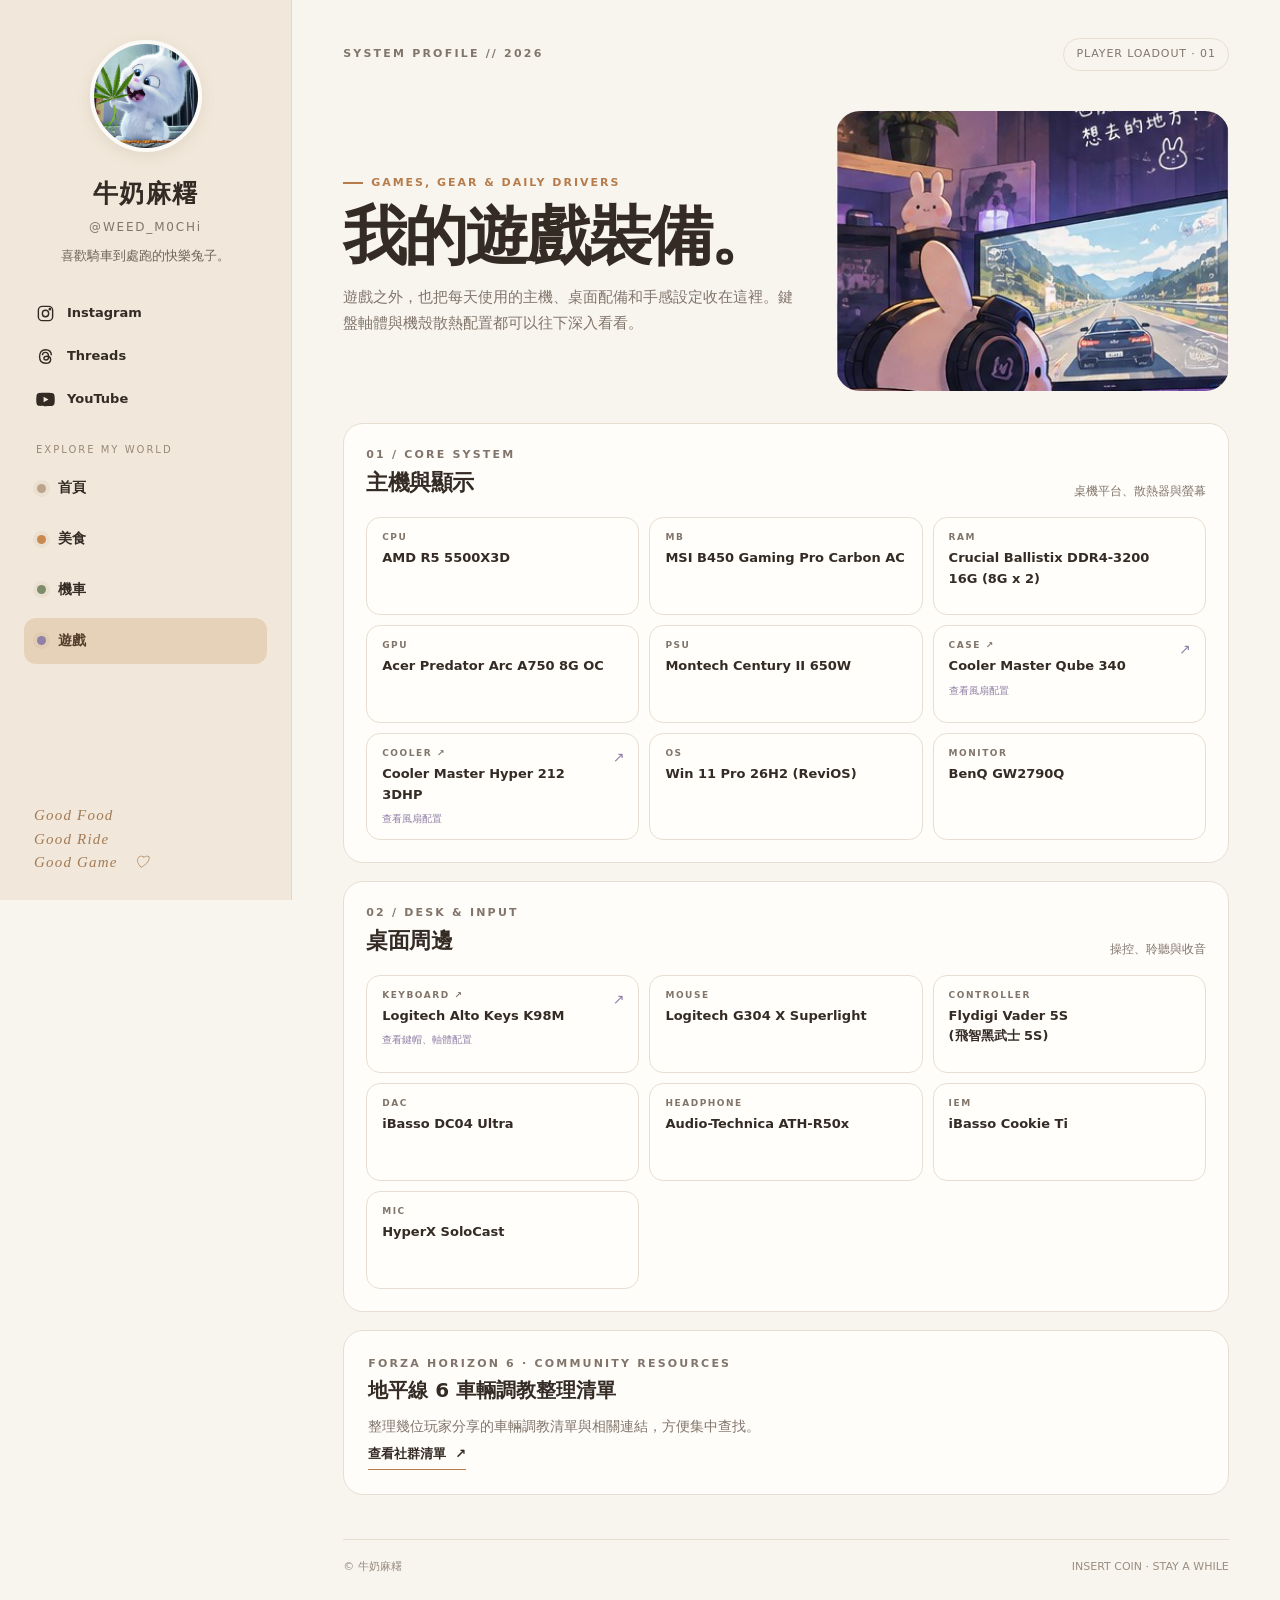
<file: gaming/games.html>
<!doctype html>
<html lang="zh-Hant">
<head>
<meta charset="utf-8">
<meta name="viewport" content="width=device-width, initial-scale=1">
<meta name="theme-color" content="#07110f">
<meta name="description" content="牛奶麻糬的遊戲與電腦配備，收錄鍵盤軸體與散熱配置。">
<title>遊戲與配備｜牛奶麻糬</title>
<link rel="icon" type="image/png" sizes="512x512" href="../images/icon.png">
<link rel="apple-touch-icon" href="../images/icon.png">
<link rel="stylesheet" href="../assets/style.css">
<meta property="og:type" content="website">
<meta property="og:title" content="遊戲與配備｜牛奶麻糬">
<meta property="og:description" content="牛奶麻糬的遊戲與電腦配備，收錄鍵盤軸體與散熱配置。">
<meta property="og:image" content="https://m0chi-fuwa.github.io/images/og-home.png">
<meta property="og:image:width" content="1200">
<meta property="og:image:height" content="630">
<meta property="og:image:alt" content="牛奶麻糬個人網站首頁，包含美食、機車與遊戲分類">
<meta name="twitter:card" content="summary_large_image">
<meta name="twitter:title" content="遊戲與配備｜牛奶麻糬">
<meta name="twitter:description" content="牛奶麻糬的遊戲與電腦配備，收錄鍵盤軸體與散熱配置。">
<meta name="twitter:image" content="https://m0chi-fuwa.github.io/images/og-home.png">
</head>
<body>
<div class="site-shell">

<aside class="sidebar">
  <div class="profile">
    <img class="avatar" src="../images/avatar.jpg" alt="牛奶麻糬頭像">
    <div class="profile-copy">
      <h1>牛奶麻糬</h1><div class="handle">@WEED_M0CHi</div>
      <p class="bio">喜歡騎車到處跑的快樂兔子。</p>
    </div>
  </div>
  <div class="socials">
<a class="social-link" href="https://www.instagram.com/weeeed_M0CHi" target="_blank" rel="noopener noreferrer" aria-label="Instagram">
<svg viewBox="0 0 24 24" fill="none" stroke="currentColor" stroke-width="1.8"><rect x="3" y="3" width="18" height="18" rx="5"/><circle cx="12" cy="12" r="4"/><circle cx="17.5" cy="6.5" r=".8" fill="currentColor"/></svg><span>Instagram</span></a>
<a class="social-link" href="https://www.threads.net/@weeeed_M0CHi" target="_blank" rel="noopener noreferrer" aria-label="Threads">
<svg viewBox="0 0 24 24" fill="none" stroke="currentColor" stroke-width="1.8"><path d="M19.5 10.5c-.3-4.6-3-7-7.3-7-4.8 0-7.7 3.2-7.7 8.6 0 5.5 2.8 8.4 7.7 8.4 3.9 0 6.3-1.8 6.3-4.8 0-2.6-1.8-4.1-4.6-4.1-2.4 0-3.9 1-3.9 2.7 0 1.3 1 2.2 2.5 2.2 2 0 3.4-1.5 3.4-4.2 0-3.6-1.5-5.5-4.1-5.5-2.3 0-3.7 1.5-3.7 3.7"/></svg><span>Threads</span></a>
<a class="social-link" href="https://www.youtube.com/@Weed_M0CHi" target="_blank" rel="noopener noreferrer" aria-label="YouTube">
<svg viewBox="0 0 24 24" fill="currentColor"><path d="M23.2 6.2a3 3 0 0 0-2.1-2.1C19.2 3.6 12 3.6 12 3.6s-7.2 0-9.1.5A3 3 0 0 0 .8 6.2 31 31 0 0 0 .3 12a31 31 0 0 0 .5 5.8 3 3 0 0 0 2.1 2.1c1.9.5 9.1.5 9.1.5s7.2 0 9.1-.5a3 3 0 0 0 2.1-2.1 31 31 0 0 0 .5-5.8 31 31 0 0 0-.5-5.8ZM9.6 15.6V8.4l6.2 3.6-6.2 3.6Z"/></svg><span>YouTube</span></a>

</div>
  <div class="nav-label">EXPLORE MY WORLD</div>
  <nav class="main-nav" aria-label="主要導覽"><a href="../index.html"><span class="nav-mark"></span><span>首頁</span></a>
<a href="../food.html"><span class="nav-mark food"></span><span>美食</span></a>
<a href="../moto.html"><span class="nav-mark moto"></span><span>機車</span></a>
<a href="games.html" aria-current="page"><span class="nav-mark game"></span><span>遊戲</span></a>


</nav>
  <div class="sidebar-note"><span>Good Food</span><span>Good Ride</span><span>Good Game　♡</span></div>
</aside>
<main class="main">
  <div class="topline"><span class="eyebrow">SYSTEM PROFILE // 2026</span><span class="top-tag">PLAYER LOADOUT · 01</span></div>
  <section class="hero page-hero">
    <div class="hero-copy">
      <div class="page-label">GAMES, GEAR &amp; DAILY DRIVERS</div>
      <h2>我的遊戲裝備。</h2>
      <p>遊戲之外，也把每天使用的主機、桌面配備和手感設定收在這裡。鍵盤軸體與機殼散熱配置都可以往下深入看看。</p>
    </div>
    <div class="page-hero-art"><img src="../images/game.jpg" alt="遊戲空間插畫"></div>
  </section>
  <section class="spec-panel" aria-labelledby="core-title">
    <div class="section-head"><div><div class="eyebrow">01 / CORE SYSTEM</div><h3 id="core-title">主機與顯示</h3></div><p>桌機平台、散熱器與螢幕</p></div>
    <dl class="gear-grid">
      <div class="gear-card"><dt>CPU</dt><dd>AMD R5 5500X3D</dd></div>
      <div class="gear-card"><dt>MB</dt><dd>MSI B450 Gaming Pro Carbon AC</dd></div>
      <div class="gear-card"><dt>RAM</dt><dd>Crucial Ballistix DDR4-3200<br>16G (8G x 2)</dd></div>
      <div class="gear-card"><dt>GPU</dt><dd>Acer Predator Arc A750 8G OC</dd></div>
      <div class="gear-card"><dt>PSU</dt><dd>Montech Century II 650W</dd></div>
      <div class="gear-card is-link"><dt>CASE ↗</dt><dd>Cooler Master Qube 340</dd><span class="gear-hint">查看風扇配置</span><a class="gear-card-hit" href="cooling.html" aria-label="查看 Cooler Master Qube 340 機殼風扇配置"></a></div>
      <div class="gear-card is-link"><dt>COOLER ↗</dt><dd>Cooler Master Hyper 212 3DHP</dd><span class="gear-hint">查看風扇配置</span><a class="gear-card-hit" href="cooling.html" aria-label="查看 Cooler Master Hyper 212 3DHP 塔扇風扇配置"></a></div>
      <div class="gear-card"><dt>OS</dt><dd>Win 11 Pro 26H2 (ReviOS)</dd></div>
      <div class="gear-card"><dt>MONITOR</dt><dd>BenQ GW2790Q</dd></div>
    </dl>
  </section>
  <section class="spec-panel" aria-labelledby="desk-title">
    <div class="section-head"><div><div class="eyebrow">02 / DESK &amp; INPUT</div><h3 id="desk-title">桌面周邊</h3></div><p>操控、聆聽與收音</p></div>
    <dl class="gear-grid">
      <div class="gear-card is-link"><dt>KEYBOARD ↗</dt><dd>Logitech Alto Keys K98M</dd><span class="gear-hint">查看鍵帽、軸體配置</span><a class="gear-card-hit" href="keyboard.html" aria-label="查看 Logitech Alto Keys K98M 軸體手感"></a></div>
      <div class="gear-card"><dt>MOUSE</dt><dd>Logitech G304 X Superlight</dd></div>
      <div class="gear-card"><dt>CONTROLLER</dt><dd>Flydigi Vader 5S<br>(飛智黑武士 5S)</dd></div>
      <div class="gear-card"><dt>DAC</dt><dd>iBasso DC04 Ultra</dd></div>
      <div class="gear-card"><dt>HEADPHONE</dt><dd>Audio-Technica ATH-R50x</dd></div>
      <div class="gear-card"><dt>IEM</dt><dd>iBasso Cookie Ti</dd></div>
      <div class="gear-card"><dt>MIC</dt><dd>HyperX SoloCast</dd></div>
    </dl>
  </section>
  <section class="content-panel fh6-entry" aria-labelledby="fh6-title">
    <div class="eyebrow">FORZA HORIZON 6 · COMMUNITY RESOURCES</div>
    <h3 id="fh6-title">地平線 6 車輛調教整理清單</h3>
    <p>整理幾位玩家分享的車輛調教清單與相關連結，方便集中查找。</p>
    <a class="text-link" href="forza-horizon-6.html">查看社群清單 <span aria-hidden="true">↗</span></a>
  </section>
  <footer class="footer"><span>© 牛奶麻糬</span><span>INSERT COIN · STAY A WHILE</span></footer>
</main>
</div>

</body></html>
</file>
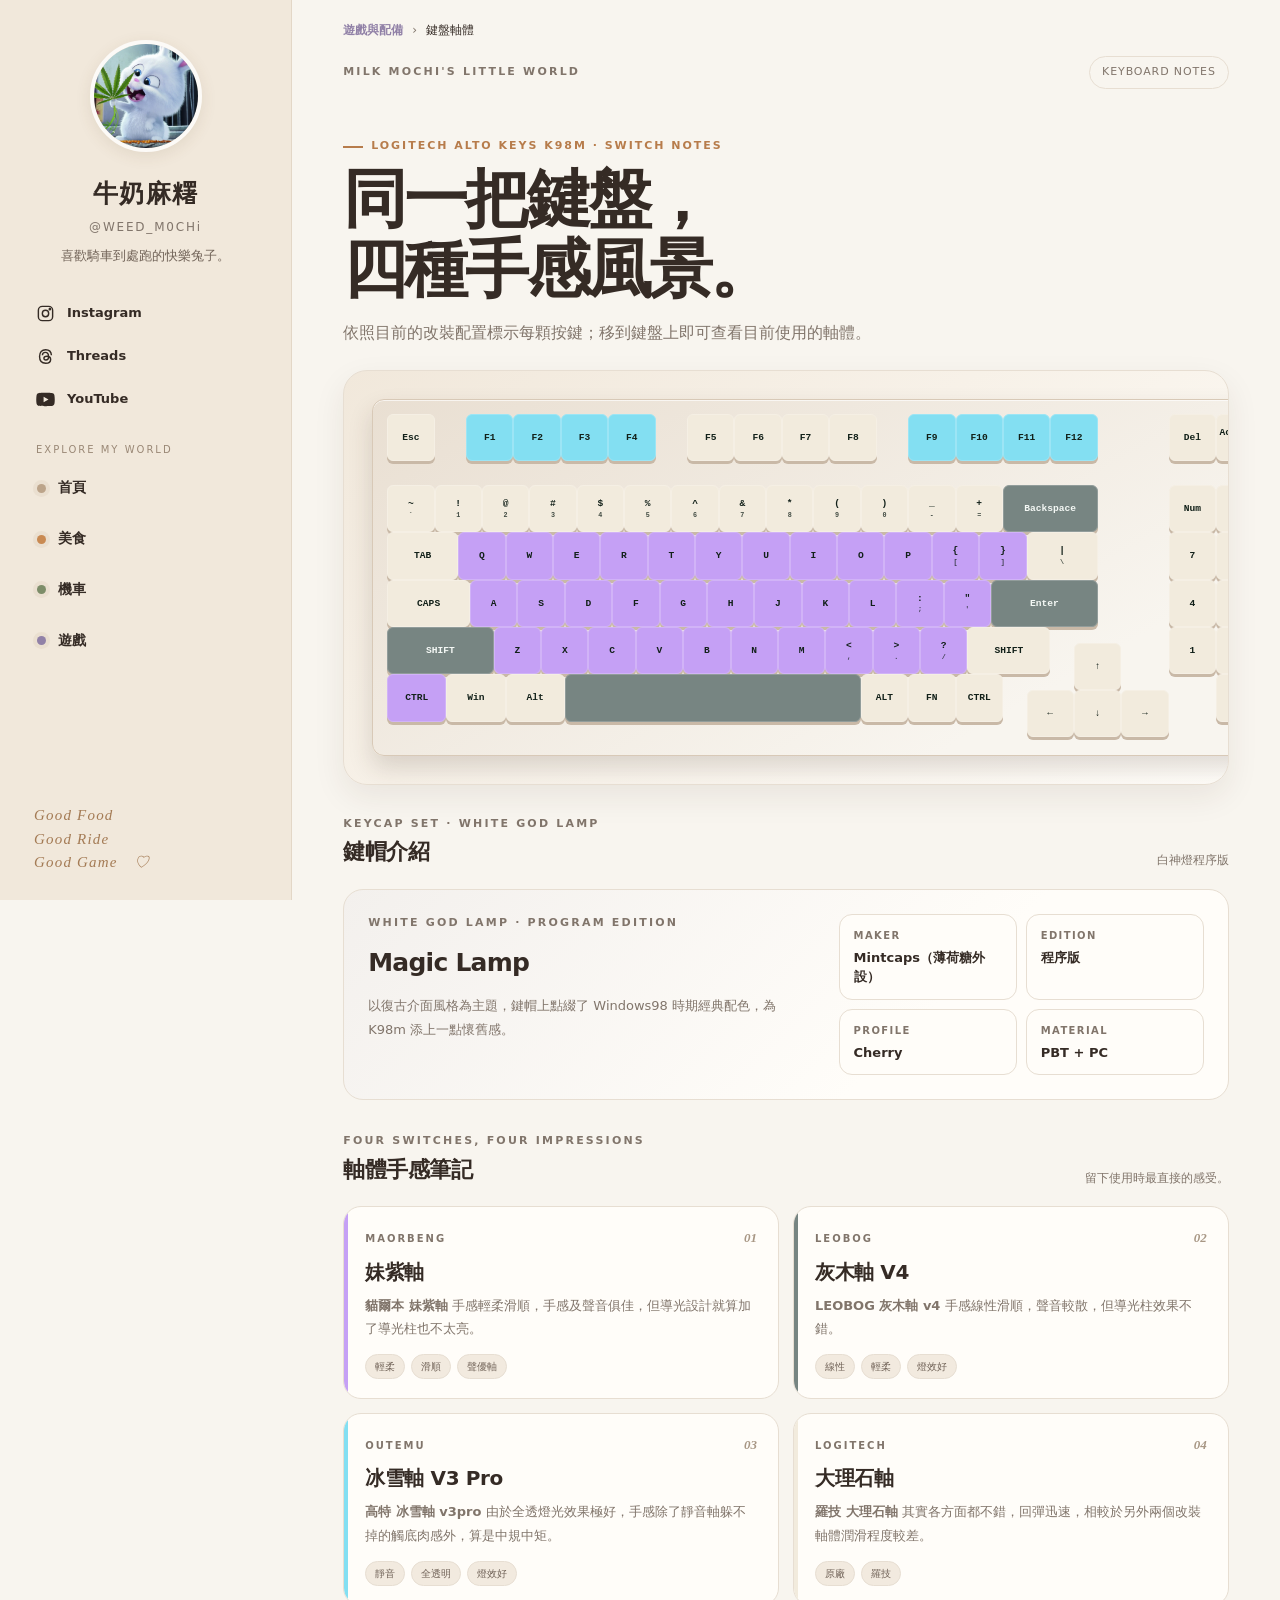
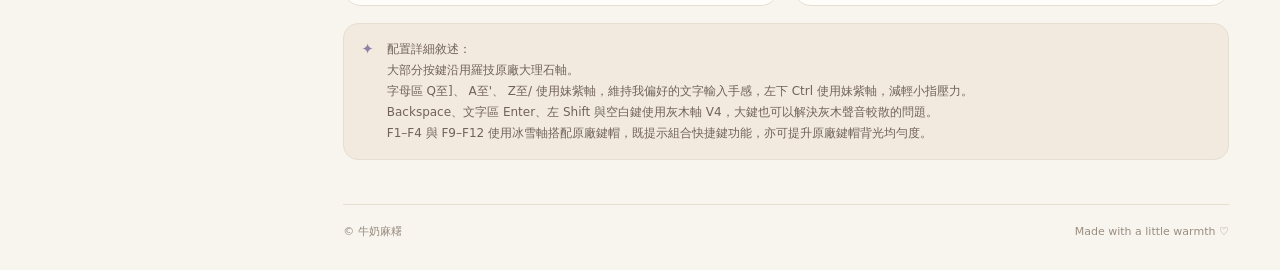
<file: gaming/keyboard.html>
<!doctype html>
<html lang="zh-Hant">
<head>
<meta charset="utf-8">
<meta name="viewport" content="width=device-width, initial-scale=1">
<meta name="theme-color" content="#07110f">
<meta name="description" content="牛奶麻糬的 Logitech Alto Keys K98M 鍵盤、白神燈程序版鍵帽與四種軸體手感紀錄。">
<title>鍵盤軸體｜牛奶麻糬</title>
<link rel="icon" type="image/png" sizes="512x512" href="../images/icon.png">
<link rel="apple-touch-icon" href="../images/icon.png">
<link rel="stylesheet" href="../assets/style.css">
<script src="../assets/keyboard-map.js" defer></script>
<style>
.keyboard-intro{margin-bottom:30px}
.keyboard-copy{max-width:760px;margin-bottom:24px}
.keyboard-copy h2{font-size:clamp(38px,5vw,64px);line-height:1.1;letter-spacing:-.045em;margin:8px 0 14px}
.keyboard-copy p{max-width:620px;color:var(--muted);margin:0}
.keyboard-workbench{display:block;width:max-content;max-width:none;margin:auto}
.keyboard-art{position:relative;padding:clamp(14px,2.8vw,28px);border:1px solid var(--line);border-radius:24px;background:linear-gradient(145deg,#f1e8db,#fffdf9);box-shadow:0 12px 32px rgba(61,43,28,.08);overflow-x:auto}
.keyboard-device{width:var(--device-width);padding:14px;border:1px solid #d8c9b7;border-radius:12px;background:linear-gradient(150deg,#e9dfd2,#f8f5ef 72%);box-shadow:0 12px 24px rgba(61,43,28,.16),inset 0 1px #ffffffaa}
.keyboard-face{position:relative;width:var(--face-width);height:var(--face-height)}
.key{position:absolute;left:var(--left);top:var(--top);width:var(--width);height:var(--unit);min-width:0;padding:4px;border:1px solid #d4c3b0;border-radius:6px;background:#fffdf9;box-shadow:0 3px 0 #c9b9a7;color:#69594c;font:700 clamp(8px,.75vw,11px)/1 ui-monospace,monospace;display:flex;flex-direction:column;align-items:center;justify-content:center;white-space:nowrap;cursor:pointer;transition:transform .15s,filter .15s,box-shadow .15s}
.key:hover,.key:focus-visible,.key.is-active{transform:translateY(-3px);filter:brightness(1.16);box-shadow:0 5px 0 #c9b9a7,0 0 14px #9181a766;outline:none;z-index:3}
.key[data-axis="ice"]{--keycap:#83DFF2}.key[data-axis="graywood"]{--keycap:#778582;--key-text:#f4f8f5}.key[data-axis="purple"]{--keycap:#C5A0F5}.key[data-axis="marble"]{--keycap:#F2EBDD}
.key[data-axis]{background:var(--keycap);border-color:color-mix(in srgb,var(--keycap),#fff 20%);color:var(--key-text,#122019)}
.key-main-legend{font-size:1em}.key-sub-legend{font-size:.7em;opacity:.78;margin-top:3px}
.board-controls{position:absolute;left:var(--controls-left);top:0;width:var(--controls-width);height:var(--unit);display:flex;align-items:center;justify-content:space-around;padding:4px 6px;border:1px solid #473e3a;border-radius:7px;background:#302c2b;color:#f1e7dc}
.matrix-screen{width:36px;height:29px;display:grid;grid-template-columns:repeat(8,2px);grid-template-rows:repeat(5,2px);gap:2px;align-content:center;justify-content:center;border:1px solid #62594f;border-radius:3px;background:#211f1e;box-shadow:inset 0 0 9px #c5a0f533}
.matrix-screen i{width:2px;height:2px;background:#c5a0f5;box-shadow:0 0 3px #c5a0f5}
.control-icons{display:grid;gap:4px;font:10px/1 ui-monospace,monospace;text-align:center}
.knob{width:27px;height:27px;border:3px solid #8f789f;border-radius:50%;background:repeating-conic-gradient(#c5a0f5 0 5deg,#473c4c 5deg 11deg);box-shadow:0 0 10px #9181a766}
.key-hover-label{position:fixed;left:0;top:0;z-index:60;max-width:220px;padding:9px 12px;border:1px solid var(--tip-accent,#9181a7);border-radius:8px;background:#fffdf9;color:#594c5f;box-shadow:0 7px 24px #352b2522,0 0 12px color-mix(in srgb,var(--tip-accent,#9181a7),transparent 72%);font:800 12px/1.3 ui-monospace,monospace;letter-spacing:.03em;pointer-events:none;opacity:0;transform:translateY(4px);transition:opacity .12s,transform .12s;white-space:nowrap}
.key-hover-label.is-visible{opacity:1;transform:translateY(0)}
.switch-card.is-active{border-color:var(--switch-color);box-shadow:0 0 0 1px var(--switch-color),0 0 22px color-mix(in srgb,var(--switch-color),transparent 72%)}
.switch-grid{display:grid;grid-template-columns:repeat(2,minmax(0,1fr));gap:14px}
.switch-card{position:relative;min-width:0;padding:20px 21px 19px;border:1px solid var(--line);border-radius:18px;background:var(--paper);overflow:hidden}
.switch-card:before{content:"";position:absolute;inset:0 auto 0 0;width:4px;background:var(--switch-color,#c98a52)}
.switch-maker{display:flex;justify-content:space-between;align-items:center;gap:12px;margin-bottom:9px;color:var(--muted);font-size:10px;font-weight:800;letter-spacing:.2em;text-transform:uppercase}
.switch-index{font-family:Georgia,serif;font-style:italic;font-size:13px;letter-spacing:0;color:#a89785}
.switch-card h3{margin:0 0 8px;font-size:20px;line-height:1.35;letter-spacing:-.02em}
.switch-card p{margin:0;color:var(--muted);font-size:13px;line-height:1.8}
.switch-card .feel{display:flex;flex-wrap:wrap;gap:6px;margin-top:14px}
.switch-card .feel span{padding:4px 9px;border-radius:99px;background:#f2eadf;color:#716358;border:1px solid var(--line);font-size:10px;line-height:1.5}
.keyboard-note{display:flex;gap:13px;align-items:flex-start;margin-top:17px;padding:15px 17px;border:1px solid var(--line);border-radius:15px;background:#f2eadf;color:#716358;font-size:12px;line-height:1.75}
.keyboard-note b{flex:none;color:var(--game);font-size:15px;line-height:1.4}
.keycap-profile{display:grid;grid-template-columns:minmax(0,1.1fr) minmax(260px,.9fr);gap:24px;padding:24px;border:1px solid var(--line);border-radius:20px;background:linear-gradient(135deg,#f3f0ed,#fffdf9 65%);margin-bottom:32px}
.keycap-story .eyebrow{margin-bottom:9px}.keycap-story h4{margin:0 0 10px;font-size:25px;letter-spacing:-.03em}.keycap-story p{max-width:620px;margin:0;color:var(--muted);font-size:13px;line-height:1.85}
.keycap-specs{display:grid;grid-template-columns:repeat(2,minmax(0,1fr));gap:9px;margin:0}
.keycap-spec{padding:12px 14px;border:1px solid var(--line);border-radius:13px;background:#fffdf9}
.keycap-spec dt{color:var(--muted);font-size:10px;font-weight:800;letter-spacing:.14em;text-transform:uppercase}.keycap-spec dd{margin:4px 0 0;font-size:13px;font-weight:700;line-height:1.5}
@media(max-width:780px){.keyboard-workbench{margin:0}.keyboard-art{padding:12px}.switch-grid{grid-template-columns:1fr;gap:10px}.switch-card{padding:17px 18px}.switch-card h3{font-size:19px}}
@media(max-width:680px){.keycap-profile{grid-template-columns:1fr;gap:17px;padding:19px}.keycap-specs{grid-template-columns:1fr 1fr}}
@media(prefers-reduced-motion:reduce){.key{transition:none}}
</style>
<meta property="og:type" content="website">
<meta property="og:title" content="鍵盤軸體｜牛奶麻糬">
<meta property="og:description" content="牛奶麻糬的 Logitech Alto Keys K98M 鍵盤、白神燈程序版鍵帽與四種軸體手感紀錄。">
<meta property="og:image" content="https://m0chi-fuwa.github.io/images/og-home.png">
<meta property="og:image:width" content="1200">
<meta property="og:image:height" content="630">
<meta property="og:image:alt" content="牛奶麻糬個人網站首頁，包含美食、機車與遊戲分類">
<meta name="twitter:card" content="summary_large_image">
<meta name="twitter:title" content="鍵盤軸體｜牛奶麻糬">
<meta name="twitter:description" content="牛奶麻糬的 Logitech Alto Keys K98M 鍵盤、白神燈程序版鍵帽與四種軸體手感紀錄。">
<meta name="twitter:image" content="https://m0chi-fuwa.github.io/images/og-home.png">
</head>
<body>
<div class="site-shell">
<aside class="sidebar">
  <div class="profile">
    <img class="avatar" src="../images/avatar.jpg" alt="牛奶麻糬頭像">
    <div class="profile-copy"><h1>牛奶麻糬</h1><div class="handle">@WEED_M0CHi</div><p class="bio">喜歡騎車到處跑的快樂兔子。</p></div>
  </div>
  <div class="socials">
<a class="social-link" href="https://www.instagram.com/weeeed_M0CHi" target="_blank" rel="noopener noreferrer" aria-label="Instagram"><svg viewBox="0 0 24 24" fill="none" stroke="currentColor" stroke-width="1.8"><rect x="3" y="3" width="18" height="18" rx="5"/><circle cx="12" cy="12" r="4"/><circle cx="17.5" cy="6.5" r=".8" fill="currentColor"/></svg><span>Instagram</span></a>
<a class="social-link" href="https://www.threads.net/@weeeed_M0CHi" target="_blank" rel="noopener noreferrer" aria-label="Threads"><svg viewBox="0 0 24 24" fill="none" stroke="currentColor" stroke-width="1.8"><path d="M19.5 10.5c-.3-4.6-3-7-7.3-7-4.8 0-7.7 3.2-7.7 8.6 0 5.5 2.8 8.4 7.7 8.4 3.9 0 6.3-1.8 6.3-4.8 0-2.6-1.8-4.1-4.6-4.1-2.4 0-3.9 1-3.9 2.7 0 1.3 1 2.2 2.5 2.2 2 0 3.4-1.5 3.4-4.2 0-3.6-1.5-5.5-4.1-5.5-2.3 0-3.7 1.5-3.7 3.7"/></svg><span>Threads</span></a>
<a class="social-link" href="https://www.youtube.com/@Weed_M0CHi" target="_blank" rel="noopener noreferrer" aria-label="YouTube"><svg viewBox="0 0 24 24" fill="currentColor"><path d="M23.2 6.2a3 3 0 0 0-2.1-2.1C19.2 3.6 12 3.6 12 3.6s-7.2 0-9.1.5A3 3 0 0 0 .8 6.2 31 31 0 0 0 .3 12a31 31 0 0 0 .5 5.8 3 3 0 0 0 2.1 2.1c1.9.5 9.1.5 9.1.5s7.2 0 9.1-.5a3 3 0 0 0 2.1-2.1 31 31 0 0 0 .5-5.8 31 31 0 0 0-.5-5.8ZM9.6 15.6V8.4l6.2 3.6-6.2 3.6Z"/></svg><span>YouTube</span></a>

</div>
  <div class="nav-label">EXPLORE MY WORLD</div>
  <nav class="main-nav" aria-label="主要導覽"><a href="../index.html"><span class="nav-mark"></span><span>首頁</span></a><a href="../food.html"><span class="nav-mark food"></span><span>美食</span></a><a href="../moto.html"><span class="nav-mark moto"></span><span>機車</span></a><a href="games.html" aria-current="location"><span class="nav-mark game"></span><span>遊戲</span></a></nav>
  <div class="sidebar-note"><span>Good Food</span><span>Good Ride</span><span>Good Game　♡</span></div>
</aside>
<main class="main">
  <nav class="breadcrumb" aria-label="目前位置"><a href="games.html">遊戲與配備</a><span aria-hidden="true">›</span><span aria-current="page">鍵盤軸體</span></nav>
  <div class="topline"><span class="eyebrow">MILK MOCHI'S LITTLE WORLD</span><span class="top-tag">KEYBOARD NOTES</span></div>
  <section class="keyboard-intro">
    <div class="keyboard-copy"><div class="page-label">LOGITECH ALTO KEYS K98M · SWITCH NOTES</div><h2>同一把鍵盤，<br>四種手感風景。</h2><p>依照目前的改裝配置標示每顆按鍵；移到鍵盤上即可查看目前使用的軸體。</p></div>
    <div class="keyboard-art"><div class="keyboard-workbench"><div class="keyboard-device" aria-label="Logitech Alto Keys K98M 98 鍵配列互動示意"><div class="keyboard-face" aria-label="Logitech Alto Keys K98M 互動鍵盤配置"></div></div></div></div><div class="key-hover-label" role="status" aria-live="polite"></div>
  </section>
  <section aria-labelledby="keycap-title">
    <div class="section-head"><div><div class="eyebrow">KEYCAP SET · WHITE GOD LAMP</div><h3 id="keycap-title">鍵帽介紹</h3></div><p>白神燈程序版</p></div>
    <article class="keycap-profile">
      <div class="keycap-story"><div class="eyebrow">WHITE GOD LAMP · PROGRAM EDITION</div><h4>Magic Lamp</h4><p>以復古介面風格為主題，鍵帽上點綴了 Windows98 時期經典配色，為 K98m 添上一點懷舊感。</p></div>
      <dl class="keycap-specs" aria-label="鍵帽資訊">
        <div class="keycap-spec"><dt>Maker</dt><dd>Mintcaps（薄荷糖外設）</dd></div>
        <div class="keycap-spec"><dt>Edition</dt><dd>程序版</dd></div>
        <div class="keycap-spec"><dt>Profile</dt><dd>Cherry</dd></div>
        <div class="keycap-spec"><dt>Material</dt><dd>PBT + PC</dd></div>
      </dl>
    </article>
  </section>
  <section aria-labelledby="switches-title"><div class="section-head"><div><div class="eyebrow">FOUR SWITCHES, FOUR IMPRESSIONS</div><h3 id="switches-title">軸體手感筆記</h3></div><p>留下使用時最直接的感受。</p></div>
    <div class="switch-grid">
      <article class="switch-card" data-axis-card="purple" style="--switch-color:#C5A0F5"><div class="switch-maker"><span>Maorbeng</span><span class="switch-index">01</span></div><h3>妹紫軸</h3><p><strong>貓爾本 妹紫軸</strong> 手感輕柔滑順，手感及聲音俱佳，但導光設計就算加了導光柱也不太亮。</p><div class="feel"><span>輕柔</span><span>滑順</span><span>聲優軸</span></div></article>
      <article class="switch-card" data-axis-card="graywood" style="--switch-color:#778582"><div class="switch-maker"><span>LEOBOG</span><span class="switch-index">02</span></div><h3>灰木軸 V4</h3><p><strong>LEOBOG 灰木軸 v4</strong> 手感線性滑順，聲音較散，但導光柱效果不錯。</p><div class="feel"><span>線性</span><span>輕柔</span><span>燈效好</span></div></article>
	  <article class="switch-card" data-axis-card="ice" style="--switch-color:#83DFF2"><div class="switch-maker"><span>OUTEMU</span><span class="switch-index">03</span></div><h3>冰雪軸 V3 Pro</h3><p><strong>高特 冰雪軸 v3pro</strong> 由於全透燈光效果極好，手感除了靜音軸躲不掉的觸底肉感外，算是中規中矩。</p><div class="feel"><span>靜音</span><span>全透明</span><span>燈效好</span></div></article>
	  <article class="switch-card" data-axis-card="marble" style="--switch-color:#F2EBDD"><div class="switch-maker"><span>Logitech</span><span class="switch-index">04</span></div><h3>大理石軸</h3><p><strong>羅技 大理石軸</strong> 其實各方面都不錯，回彈迅速，相較於另外兩個改裝軸體潤滑程度較差。</p><div class="feel"><span>原廠</span><span>羅技</span></div></article>
      
    </div>
	<div class="keyboard-note">
	<b aria-hidden="true">✦</b>
	<span>
	配置詳細敘述：<br>
    大部分按鍵沿用羅技原廠大理石軸。<br>
	字母區 Q至]、 A至'、 Z至/ 使用妹紫軸，維持我偏好的文字輸入手感，左下 Ctrl 使用妹紫軸，減輕小指壓力。<br>
    Backspace、文字區 Enter、左 Shift 與空白鍵使用灰木軸 V4，大鍵也可以解決灰木聲音較散的問題。<br>
    F1–F4 與 F9–F12 使用冰雪軸搭配原廠鍵帽，既提示組合快捷鍵功能，亦可提升原廠鍵帽背光均勻度。
  </span>
</div>
  </section>
  <footer class="footer"><span>© 牛奶麻糬</span><span>Made with a little warmth ♡</span></footer>
</main></div>
</body></html>
</file>
<file: assets/style.css>
:root{
  --bg:#f8f5ef;--paper:#fffdf9;--ink:#352b25;--muted:#81756b;
  --line:#e7ded2;--accent:#b77c4b;--accent-soft:#ead8c2;
  --food:#c98a52;--moto:#7d8d69;--game:#9181a7;
  --sidebar:292px;--radius:22px;--shadow:0 12px 36px rgba(61,43,28,.06)
}
*{box-sizing:border-box}
html{scroll-behavior:smooth}
body{margin:0;background:var(--bg);color:var(--ink);font-family:Inter,"Noto Sans TC","Microsoft JhengHei",system-ui,sans-serif;line-height:1.7}
a{color:inherit;text-decoration:none}
button,a{-webkit-tap-highlight-color:transparent}
.site-shell{min-height:100vh}
.sidebar{position:fixed;inset:0 auto 0 0;width:var(--sidebar);padding:32px 24px 24px;background:#f1e8db;border-right:1px solid #e3d7c7;display:flex;flex-direction:column;z-index:10;overflow:auto}
.profile{text-align:center;padding:8px 0 22px}
.avatar{width:112px;height:112px;object-fit:cover;border-radius:50%;border:4px solid rgba(255,255,255,.78);box-shadow:0 4px 16px #6d51321c}
.profile h1{font-size:25px;letter-spacing:.06em;margin:13px 0 0;font-weight:800}
.handle{font-size:12px;letter-spacing:.15em;color:var(--muted);margin:1px 0 8px}
.bio{font-size:13px;color:#716358;margin:0 auto;max-width:220px}
.socials{display:grid;gap:3px;margin:4px 0 22px}
.social-link{display:flex;align-items:center;gap:12px;padding:9px 12px;border-radius:12px;font-size:13px;font-weight:600;transition:background .2s}
.social-link:hover{background:#e7d9c6}
.social-link svg{width:19px;height:19px;flex:none}
.social-link .copy-hint{margin-left:auto;color:var(--muted);font-size:11px;font-weight:500}
.nav-label{font-size:10px;color:#9a8876;letter-spacing:.2em;padding:0 12px 7px}
.main-nav{display:grid;gap:5px}
.main-nav a{display:flex;align-items:center;gap:12px;padding:11px 13px;border-radius:12px;font-size:14px;font-weight:650;transition:background .2s,transform .2s}
.main-nav a:hover{background:#e7d9c6;transform:translateX(2px)}
.main-nav a[aria-current="page"]{background:#e6d2b9;color:#543c2b}
.nav-mark{width:9px;height:9px;border-radius:50%;background:#bca48a;box-shadow:0 0 0 4px #bca48a22}
.nav-mark.food{background:var(--food)}.nav-mark.moto{background:var(--moto)}.nav-mark.game{background:var(--game)}
.sidebar-note{margin-top:auto;padding:24px 10px 2px;color:#a47b55;font-family:Georgia,serif;font-style:italic;font-size:15px;letter-spacing:.08em;line-height:1.55}
.sidebar-note span{display:block}
.main{margin-left:var(--sidebar);min-height:100vh;padding:38px clamp(24px,4vw,66px) 28px}
.topline{display:flex;align-items:center;justify-content:space-between;gap:16px;margin-bottom:40px}
.breadcrumb{display:flex;align-items:center;gap:9px;margin:-17px 0 17px;color:var(--muted);font-size:12px;line-height:1.5}.breadcrumb a{color:var(--game);font-weight:700}.breadcrumb a:hover{text-decoration:underline}.breadcrumb span[aria-current="page"]{color:var(--ink)}

/* Gaming equipment cards use the site's shared light palette. */
.spec-panel{padding:22px;margin-bottom:18px;border:1px solid var(--line);border-radius:20px;background:var(--paper)}
.spec-panel .section-head{margin-bottom:15px}
.gear-grid{display:grid;grid-template-columns:repeat(3,minmax(0,1fr));gap:10px;margin:0}
.gear-card{position:relative;display:block;min-width:0;min-height:98px;padding:13px 15px;border:1px solid var(--line);border-radius:14px;background:#fffefa;color:var(--ink)}
.gear-card dt{margin:0 0 5px;color:var(--muted);font-size:9px;line-height:1.4;font-weight:850;letter-spacing:.17em}
.gear-card dd{margin:0;font-size:13px;line-height:1.55;font-weight:650;overflow-wrap:anywhere}
.gear-card.is-link{padding-right:36px;transition:border-color .2s,background .2s,transform .2s}
.gear-card.is-link:after{content:"↗";position:absolute;right:14px;top:12px;color:var(--game);font-size:14px;pointer-events:none}
.gear-card .gear-hint{display:block;margin-top:7px;color:var(--game);font-size:10px;line-height:1.4}
.gear-card .gear-card-hit{position:absolute;inset:0;z-index:1;border-radius:inherit}
.gear-card .gear-card-hit:focus-visible{outline:2px solid var(--game);outline-offset:3px}
.gear-card.is-link:hover{transform:translateY(-2px);border-color:var(--game);background:#f7f2fa}
@media(max-width:1050px){.gear-grid{grid-template-columns:repeat(2,minmax(0,1fr))}}

/* Cooling layout and fan cards share the site's warm, light palette. */
.cooling-hero{margin-bottom:42px}
.cooling-hero .text-link{margin-top:20px}
.cooling-visual{height:280px;position:relative;display:flex;align-items:center;justify-content:center;border:1px solid var(--line);border-radius:24px;overflow:hidden;background:radial-gradient(ellipse at center,#e8d8c566,transparent 62%),#f3ede4;box-shadow:inset 0 0 35px #9181a71c}
.cooling-visual:before{content:"";position:absolute;inset:0;background:linear-gradient(#9181a712 1px,transparent 1px),linear-gradient(90deg,#9181a712 1px,transparent 1px);background-size:22px 22px}
.case-outline{width:220px;height:205px;position:relative;border:1px solid #a9947c;border-radius:9px;background:linear-gradient(135deg,#eee4d7,#fffdf9);box-shadow:0 0 28px #9181a722,inset 0 0 20px #b77c4b14}
.case-outline:before{content:"";position:absolute;top:28px;bottom:12px;right:12px;width:106px;border:1px solid #d0bda8;border-radius:5px;background:linear-gradient(135deg,#f3eadf99,#e5daccaa)}
.case-topline{position:absolute;top:8px;left:12px;color:#8c7057;font:800 9px/1.2 ui-monospace,monospace;letter-spacing:.2em}
.case-front-fans{position:absolute;left:18px;top:47px;display:grid;gap:11px;justify-items:center}
.case-front-fans small,.case-bottom-fan small,.case-rear-fan small{font:700 7px/1 ui-monospace,monospace;letter-spacing:.12em;color:#8c7057}
.case-bottom-fan{position:absolute;left:69px;bottom:17px;display:grid;justify-items:center;gap:3px}
.case-rear-fan{position:absolute;right:19px;top:49px;display:grid;justify-items:center;gap:3px}
.case-glow{position:absolute;right:48px;bottom:37px;width:38px;height:58px;border:1px solid #9181a766;border-radius:4px;box-shadow:0 0 14px #9181a722}
.visual-index{position:absolute;right:15px;bottom:13px;color:#8c7b6b;font:700 8px/1.2 ui-monospace,monospace;letter-spacing:.14em}
.cooling-section{margin:0 0 28px}
.cooling-card{padding:20px 22px;border:1px solid var(--line);border-radius:18px;background:var(--paper)}
.cooling-card-head{display:flex;align-items:center;justify-content:space-between;gap:12px;padding-bottom:14px;margin-bottom:15px;border-bottom:1px solid var(--line)}
.tech-label{color:var(--game);font:800 9px/1.4 ui-monospace,monospace;letter-spacing:.17em}
.component-name{color:var(--muted);font-size:11px;font-weight:650;text-align:right}
.fan-position-grid{display:grid;gap:11px}
.tower-fans{grid-template-columns:repeat(2,minmax(0,1fr))}
.case-fans{grid-template-columns:repeat(3,minmax(0,1fr))}
.fan-position{display:flex;align-items:center;gap:14px;min-width:0;padding:13px;border:1px solid var(--line);border-radius:13px;background:#fffefa}
.fan-illustration{position:relative;flex:none;width:74px;height:74px;display:flex;align-items:center;justify-content:center;border:1px solid #e2d7ca;border-radius:10px;background:#f7f2eb}
.fan-mark{position:relative;width:42px;height:42px;border:1px solid #9181a7;border-radius:50%;background:radial-gradient(circle at center,#bba8c9 0 3px,transparent 4px),conic-gradient(from 15deg,transparent 0 13%,#9181a755 14% 25%,transparent 26% 38%,#9181a755 39% 50%,transparent 51% 63%,#9181a755 64% 75%,transparent 76% 88%,#9181a755 89% 100%);box-shadow:0 0 15px #9181a726;animation:fan-spin 16s linear infinite}
.fan-mark:after{content:"";position:absolute;inset:5px;border:1px dashed #9181a766;border-radius:50%}
.fan-side-label{position:absolute;bottom:5px;color:#8c7b6b;font:700 7px/1 ui-monospace,monospace;letter-spacing:.12em}
.fan-location{margin-bottom:4px;color:#9181a7;font:800 8px/1.4 ui-monospace,monospace;letter-spacing:.16em}
.fan-position h4{margin:0;color:var(--ink);font-size:13px;line-height:1.4;overflow-wrap:anywhere}
.fan-position p{margin:4px 0 0;color:var(--muted);font-size:11px}
.related-pages{display:flex;gap:10px;margin:26px 0 8px}
.related-pages a{display:flex;align-items:center;gap:10px;padding:11px 14px;border:1px solid var(--line);border-radius:10px;background:var(--paper);color:var(--ink);font-size:12px;font-weight:700;transition:border-color .2s,background .2s}
.related-pages a:hover{border-color:var(--game);background:#f7f2fa}
.related-pages a span,.related-pages a b{color:var(--game)}
.fan-illustration.double{width:92px;gap:4px}.fan-illustration.double .fan-mark{width:33px;height:33px}
@keyframes fan-spin{to{transform:rotate(360deg)}}
@media(max-width:780px){.cooling-hero{grid-template-columns:1fr}.cooling-visual{height:235px}.case-fans{grid-template-columns:1fr}.cooling-card{padding:16px}.related-pages{flex-wrap:wrap}}
@media(max-width:480px){.tower-fans{grid-template-columns:1fr}.cooling-card-head{align-items:flex-start;flex-direction:column}.component-name{text-align:left}.fan-position{gap:11px}.fan-illustration{width:64px;height:64px}.related-pages a{flex:1 1 100%}.fan-illustration.double{width:92px}}
@media(prefers-reduced-motion:reduce){.fan-mark{animation:none}}
@media(max-width:480px){.spec-panel{padding:17px}.gear-grid{grid-template-columns:1fr}.gear-card{min-height:0}}
.eyebrow{font-size:11px;letter-spacing:.2em;color:var(--muted);font-weight:750}
.top-tag{border:1px solid var(--line);border-radius:99px;padding:6px 12px;color:var(--muted);font-size:11px;letter-spacing:.08em}
.hero{display:grid;grid-template-columns:minmax(0,1.1fr) minmax(220px,.9fr);gap:34px;align-items:center;margin-bottom:46px}
.hero-copy{padding:8px 0}
.hero-kicker{color:var(--accent);font-size:12px;letter-spacing:.16em;font-weight:800;margin-bottom:12px}
.hero h2{font-size:clamp(34px,4.4vw,62px);line-height:1.18;letter-spacing:-.045em;margin:0 0 18px;font-weight:850}
.hero h2 em{font-style:normal;color:var(--accent)}
.hero p{max-width:510px;color:#75685e;font-size:15px;margin:0 0 23px}
.text-link{display:inline-flex;align-items:center;gap:9px;font-size:13px;font-weight:750;border-bottom:1px solid #b77c4b;padding-bottom:4px}
.hero-art{position:relative;min-height:245px;border-radius:28px;overflow:hidden;background:#eadbc7;display:flex;align-items:center;justify-content:center}
.hero-art:before,.hero-art:after{content:"";position:absolute;border-radius:50%;border:1px solid rgba(120,86,53,.22)}
.hero-art:before{width:220px;height:220px;right:-45px;top:-70px}
.hero-art:after{width:170px;height:170px;left:-48px;bottom:-74px}
.hero-art img{width:100%;height:100%;position:absolute;inset:0;object-fit:cover;mix-blend-mode:multiply;opacity:.92}
.art-caption{position:absolute;right:16px;bottom:14px;background:#fffaf0e8;border-radius:99px;padding:6px 12px;font-size:10px;letter-spacing:.12em;color:#6b5542}
.section-head{display:flex;align-items:end;justify-content:space-between;gap:16px;margin:0 0 18px}
.section-head h3{font-size:22px;letter-spacing:-.02em;margin:0}
.section-head p{margin:0;color:var(--muted);font-size:12px}
.category-grid{display:grid;grid-template-columns:repeat(3,minmax(0,1fr));gap:18px}
.category-card{position:relative;display:flex;flex-direction:column;min-width:0;border-radius:var(--radius);overflow:hidden;background:var(--paper);border:1px solid var(--line);transition:transform .25s,box-shadow .25s}
.category-card:hover{transform:translateY(-5px);box-shadow:var(--shadow)}
.category-image{aspect-ratio:4/4.3;overflow:hidden;position:relative;background:#eadbc7}
.category-image img{width:100%;height:100%;object-fit:cover;display:block;transition:transform .45s}
.category-card:hover .category-image img{transform:scale(1.04)}
.category-image:after{content:"";position:absolute;inset:40% 0 0;background:linear-gradient(transparent,rgba(35,25,20,.35))}
.card-index{position:absolute;top:14px;left:14px;z-index:1;background:#fffaf0e8;border-radius:99px;padding:4px 9px;font-size:10px;letter-spacing:.13em;font-weight:800}
.category-info{padding:17px 17px 19px}
.category-info .en{font-size:10px;letter-spacing:.2em;color:var(--muted);font-weight:800}
.category-info h4{margin:2px 0 5px;font-size:21px}
.category-info p{margin:0;color:var(--muted);font-size:12px;line-height:1.7}
.card-arrow{position:absolute;right:17px;bottom:20px;font-size:21px;color:#8b7764}
.home-lower{display:grid;grid-template-columns:1.2fr .8fr;gap:18px;margin-top:24px}
.note-panel{border:1px solid var(--line);background:#f2eadf;border-radius:18px;padding:22px 24px}
.note-panel h3{margin:0 0 7px;font-size:17px}
.note-panel p{margin:0;color:var(--muted);font-size:13px}
.note-panel .small-label{font-size:10px;letter-spacing:.18em;color:#a17c58;font-weight:800;margin-bottom:8px}
.page-hero{display:grid;grid-template-columns:1fr minmax(250px,.85fr);gap:30px;align-items:center;margin-bottom:32px}
.page-hero h2{font-size:clamp(38px,5vw,64px);line-height:1.1;letter-spacing:-.045em;margin:8px 0 14px}
.page-hero p{max-width:530px;color:var(--muted);margin:0}
.page-hero-art{height:280px;border-radius:24px;overflow:hidden;background:#e8d5bf}
.page-hero-art img{width:100%;height:100%;object-fit:cover}
.page-label{display:inline-flex;align-items:center;gap:8px;font-size:11px;letter-spacing:.18em;font-weight:800;color:var(--accent)}
.page-label:before{content:"";width:20px;height:2px;background:currentColor}
.content-panel{background:var(--paper);border:1px solid var(--line);border-radius:20px;padding:24px;margin-bottom:18px}
.content-panel h3{margin:0 0 8px;font-size:20px}
.content-panel p{margin:0;color:var(--muted);font-size:14px}
.placeholder-grid{display:grid;grid-template-columns:repeat(2,minmax(0,1fr));gap:14px;margin-top:18px}
.placeholder{border:1px dashed #d8c8b6;border-radius:14px;padding:18px;background:#fcf8f1}
.placeholder strong{display:block;margin-bottom:5px}
.placeholder span{font-size:12px;color:var(--muted)}
.footer{margin-top:44px;border-top:1px solid var(--line);padding-top:18px;display:flex;justify-content:space-between;gap:12px;color:#9a8d80;font-size:11px}
.mobile-header{display:none}
@media(max-width:1100px){
 :root{--sidebar:250px}.sidebar{padding:26px 18px 20px}.main{padding:30px 28px}
 .category-grid{gap:12px}.category-info{padding:14px}.category-info h4{font-size:19px}
 .hero{gap:22px}.hero-art{min-height:220px}
}
@media(max-width:780px){
 .sidebar{position:relative;width:auto;inset:auto;padding:16px 18px 13px;border-right:0;border-bottom:1px solid #e3d7c7;overflow:visible}
 .profile{display:flex;align-items:center;text-align:left;gap:13px;padding:0 0 13px}
 .avatar{width:58px;height:58px;border-width:2px}
 .profile h1{font-size:19px;margin:0}.handle{font-size:10px;margin:0}.bio{font-size:11px;margin:2px 0 0}
 .profile-copy{min-width:0}.socials{display:flex;gap:5px;margin:0 0 10px;flex-wrap:wrap}
 .social-link{padding:7px 9px;font-size:12px;gap:7px}.social-link svg{width:16px;height:16px}.social-link .copy-hint{display:none}
 .nav-label{display:none}.main-nav{display:flex;gap:5px;overflow-x:auto;padding-bottom:1px}
 .main-nav a{white-space:nowrap;padding:8px 12px;font-size:12px}.nav-mark{width:7px;height:7px;box-shadow:none}
 .sidebar-note{display:none}.main{margin:0;padding:25px 18px 22px}
 .topline{margin-bottom:25px}.hero{grid-template-columns:1fr;gap:18px;margin-bottom:32px}
 .hero h2{font-size:clamp(37px,9vw,54px)}.hero-art{min-height:190px;max-height:250px}
 .category-grid{grid-template-columns:1fr;gap:13px}
 .category-card{display:grid;grid-template-columns:42% 1fr;min-height:150px}
 .category-image{aspect-ratio:auto;min-height:150px}
 .category-info{padding:18px 16px}.category-info h4{font-size:20px}.category-info p{padding-right:8px}
 .card-arrow{right:14px;bottom:12px}
 .home-lower{grid-template-columns:1fr}
 .page-hero{grid-template-columns:1fr;gap:20px}.page-hero-art{height:220px}
 .footer{margin-top:30px}
}
@media(max-width:420px){
 .social-link{font-size:11px;padding:7px}.main{padding-left:13px;padding-right:13px}
 .top-tag{display:none}.category-card{grid-template-columns:40% 1fr}.category-info p{font-size:11px}
 .placeholder-grid{grid-template-columns:1fr}.content-panel{padding:18px}
}
</file>
